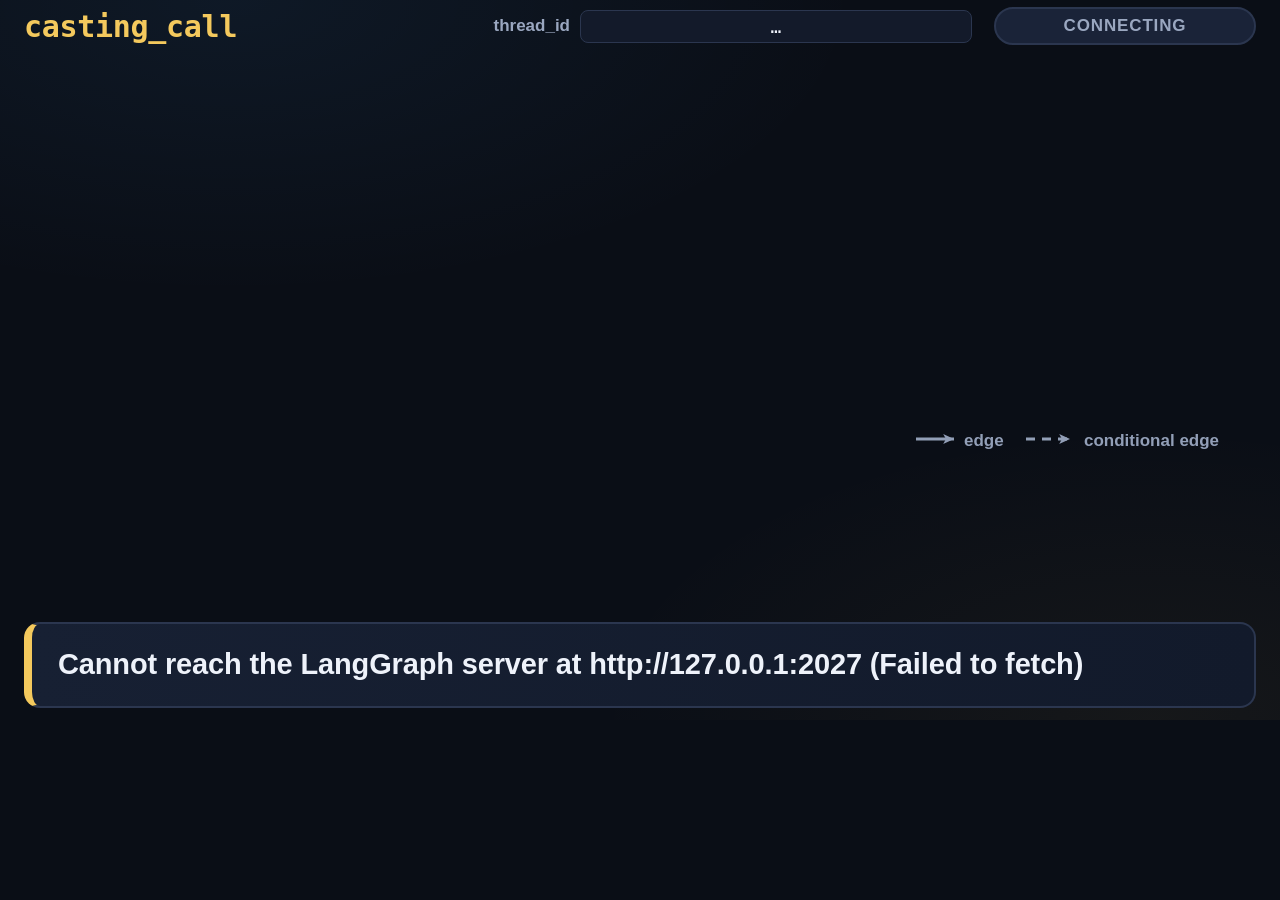
<file: docs/demo/video-source/viz/live_graph.html>
<!doctype html>
<html lang="en">
<head>
<meta charset="utf-8">
<title>live graph</title>
<meta name="viewport" content="width=1280">
<link rel="stylesheet" href="viz.css">
<style>
  #hdr { position: absolute; left: 24px; right: 24px; top: 0; height: 52px; display: flex; align-items: center; gap: 22px; }
  .brand { display: flex; align-items: baseline; gap: 14px; min-width: 0; }
  #gid { font-family: var(--mono); font-size: 30px; font-weight: 800; color: var(--gold); letter-spacing: -0.01em; }
  #gsub { font-size: 18px; color: var(--muted); white-space: nowrap; overflow: hidden; text-overflow: ellipsis; max-width: 330px; }
  .thread { display: flex; align-items: center; gap: 10px; margin-left: auto; font-size: 17px; color: var(--muted); }
  .thread .k { font-weight: 600; }
  #tid { font-family: var(--mono); font-size: 18px; color: var(--text); background: var(--panel); border: 1px solid var(--line); border-radius: 8px; padding: 5px 12px; min-width: 392px; text-align: center; }
  .pill { font-size: 17px; font-weight: 800; letter-spacing: .05em; padding: 7px 14px; border-radius: 999px; background: #1a2338; color: var(--muted); border: 2px solid var(--line); white-space: nowrap; width: 262px; text-align: center; }
  #tid { white-space: nowrap; }
  .pill.blue { background: #10304f; color: #bfe0ff; border-color: var(--blue); }
  .pill.green { background: #0f3128; color: #aaf5d6; border-color: var(--green); }
  .pill.amber { background: #3a2a0b; color: #ffdb97; border-color: var(--amber); animation: pp 1.2s ease-in-out infinite; }
  .pill.red { background: #3a1018; color: #ffb3bb; border-color: var(--red); }
  @keyframes pp { 50% { box-shadow: 0 0 0 6px rgba(255,185,56,.22); } }
  #g { position: absolute; left: 24px; top: 52px; width: 1232px; height: 400px; overflow: visible; }
  #legend { position: absolute; right: 26px; top: 424px; opacity: .95; }
  #strip { position: absolute; left: 24px; right: 24px; top: 462px; height: 92px; display: flex; gap: 10px; padding: 0; border-radius: 16px; }
  #strip.hi { outline: 3px solid var(--gold); outline-offset: 6px; }
  .card { position: relative; background: var(--panel); border: 2px solid var(--line); border-radius: 14px; padding: 9px 14px 8px; display: flex; flex-direction: column; justify-content: space-between; min-width: 0; overflow: hidden; transition: border-color .3s, background .3s; }
  .card.hi { outline: 3px solid var(--gold); outline-offset: 4px; }
  .ck { font-family: var(--mono); font-size: 16px; color: var(--muted); white-space: nowrap; font-weight: 600; }
  .cv { font-size: 26px; font-weight: 800; color: var(--text); white-space: nowrap; overflow: hidden; text-overflow: ellipsis; letter-spacing: -0.01em; }
  .cv.dim { color: #4b5873; font-weight: 600; }
  .ct { position: absolute; left: 12px; bottom: 8px; font-family: var(--mono); font-size: 15px; color: #1a1304; background: var(--gold); border-radius: 6px; padding: 1px 8px; font-weight: 700; line-height: 1.25; white-space: nowrap; }
  .card.tagged .cv { margin-bottom: 20px; font-size: 23px; }
  .card.tagged { justify-content: flex-start; gap: 2px; }
  .card.flash { animation: fl 0.9s ease-out; }
  @keyframes fl { 0% { border-color: var(--gold); background: #2a2410; } 100% { border-color: var(--line); background: var(--panel); } }
  #tl { position: absolute; left: 24px; top: 562px; width: 1232px; height: 54px; overflow: visible; }
  #cap { position: absolute; left: 24px; right: 24px; top: 622px; height: 86px; border-radius: 16px; background: linear-gradient(90deg, #172033, #121a2b); border: 2px solid var(--line); border-left: 8px solid var(--gold); display: flex; align-items: center; padding: 0 26px; opacity: .0; transition: opacity .25s; }
  #cap.in { opacity: 1; animation: capin .45s ease both; }
  @keyframes capin { from { transform: translateY(8px); opacity: 0; } to { transform: none; opacity: 1; } }
  #cap .ctext { font-size: 29px; font-weight: 650; line-height: 1.22; color: var(--text); letter-spacing: -0.005em; }
  #cap .ctext b { color: var(--gold); font-weight: 800; }
  body.nocaps #cap { visibility: hidden; }
  body.concept #tl, body.concept #cap { display: none; }
  #over { position: absolute; left: 0; top: 0; width: 1280px; height: 720px; pointer-events: none; }
  .co { animation: coin .5s ease both; }
  @keyframes coin { from { opacity: 0; } to { opacity: 1; } }
</style>
</head>
<body>
  <div id="hdr">
    <div class="brand"><span id="gid">graph</span></div>
    <div class="thread"><span class="k">thread_id</span><span id="tid">…</span></div>
    <div id="status" class="pill grey">CONNECTING</div>
  </div>
  <svg id="g" width="1232" height="400"></svg>
  <div id="legend"></div>
  <div id="strip"></div>
  <svg id="tl" width="1232" height="54"></svg>
  <div id="cap"><div class="ctext"></div></div>
  <div id="over"></div>
  <script type="module" src="live.js"></script>
  <script>if (new URLSearchParams(location.search).get('captions') === '0') document.body.classList.add('nocaps');</script>
</body>
</html>
</file>
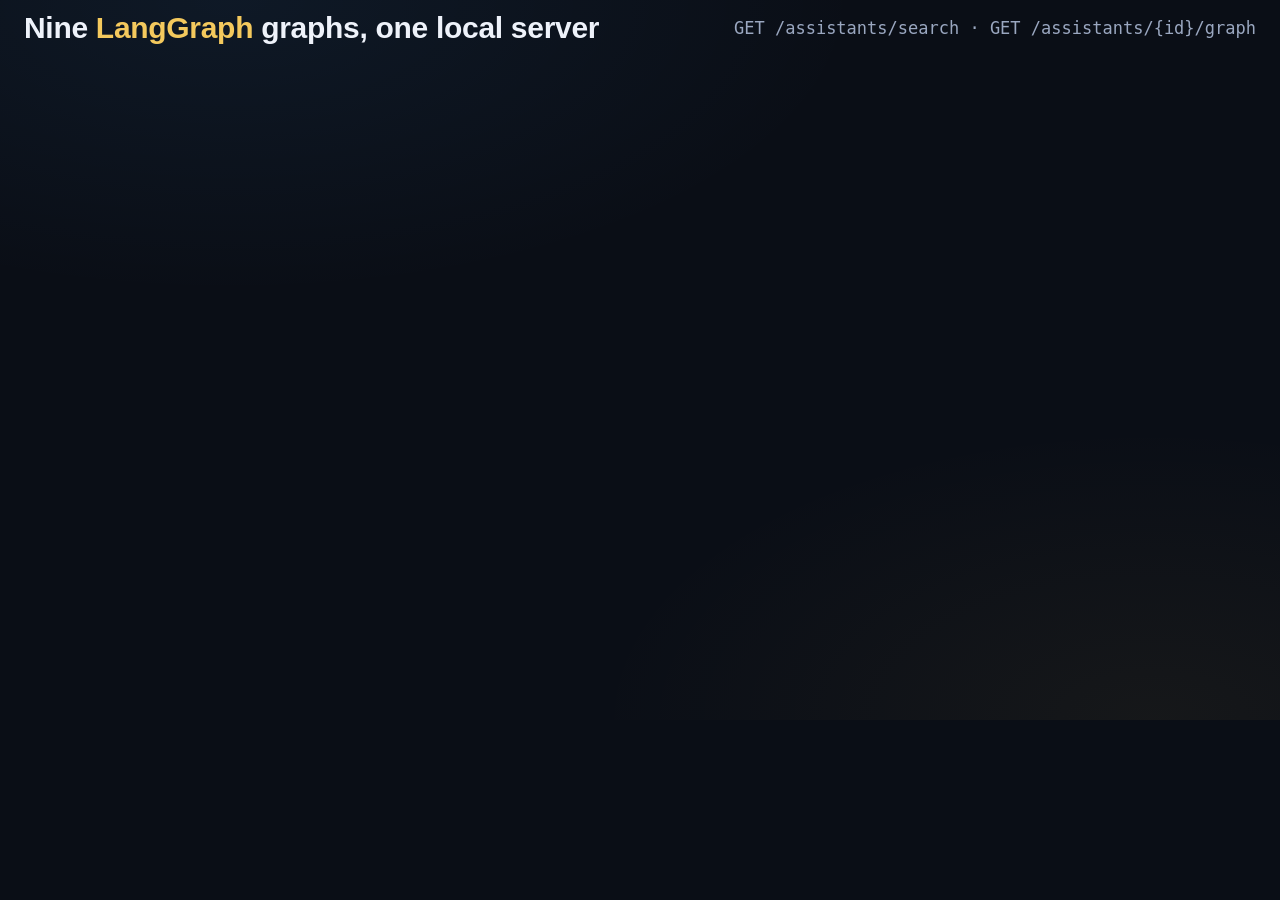
<file: docs/demo/video-source/viz/overview.html>
<!doctype html>
<html lang="en">
<head>
<meta charset="utf-8">
<title>nine graphs</title>
<meta name="viewport" content="width=1280">
<link rel="stylesheet" href="viz.css">
<style>
  #hdr { position: absolute; left: 24px; right: 24px; top: 0; height: 56px; display: flex; align-items: center; justify-content: space-between; }
  #hdr h1 { font-size: 30px; font-weight: 800; letter-spacing: -0.01em; }
  #hdr h1 b { color: var(--gold); }
  #hdr .src { font-family: var(--mono); font-size: 17px; color: var(--muted); }
  #grid { position: absolute; left: 24px; top: 60px; width: 1232px; display: grid; grid-template-columns: repeat(3, 1fr); grid-template-rows: repeat(3, 202px); gap: 12px 16px; }
  .gc { position: relative; background: linear-gradient(180deg, #151d30, #101726); border: 2px solid var(--line); border-radius: 16px; padding: 10px 14px 8px; overflow: hidden; opacity: 0; transform: translateY(14px) scale(.985); transition: opacity .5s ease, transform .5s ease, border-color .6s; }
  .gc.in { opacity: 1; transform: none; }
  .gc.lit { border-color: #3a4d73; }
  .gc .t { display: flex; align-items: baseline; justify-content: space-between; }
  .gc .id { font-family: var(--mono); font-size: 23px; font-weight: 800; color: var(--gold); }
  .gc .aid { font-family: var(--mono); font-size: 15px; color: var(--dim); }
  .gc .d { font-size: 15.5px; line-height: 1.2; color: #c3cde2; margin-top: 2px; height: 38px; overflow: hidden; display: -webkit-box; -webkit-line-clamp: 2; -webkit-box-orient: vertical; }
  .gc .f { font-family: var(--mono); font-size: 14.5px; color: #e9c46a; margin-top: 3px; white-space: nowrap; overflow: hidden; text-overflow: ellipsis; height: 19px; }
  .gc svg { position: absolute; left: 14px; bottom: 4px; width: 372px; height: 120px; overflow: visible; }
  .gc svg .node, .gc svg .edge, .gc svg .group-box { transition: opacity .45s ease; }
  .gc svg.pre .node, .gc svg.pre .edge, .gc svg.pre .group-box { opacity: 0; }
  #foot { position: absolute; left: 24px; right: 24px; bottom: 6px; text-align: center; font-size: 16px; color: var(--dim); display: none; }
</style>
</head>
<body>
  <div id="hdr"><h1>Nine <b>LangGraph</b> graphs, one local server</h1><div class="src">GET /assistants/search · GET /assistants/{id}/graph</div></div>
  <div id="grid"></div>
  <script type="module" src="overview.js"></script>
</body>
</html>
</file>
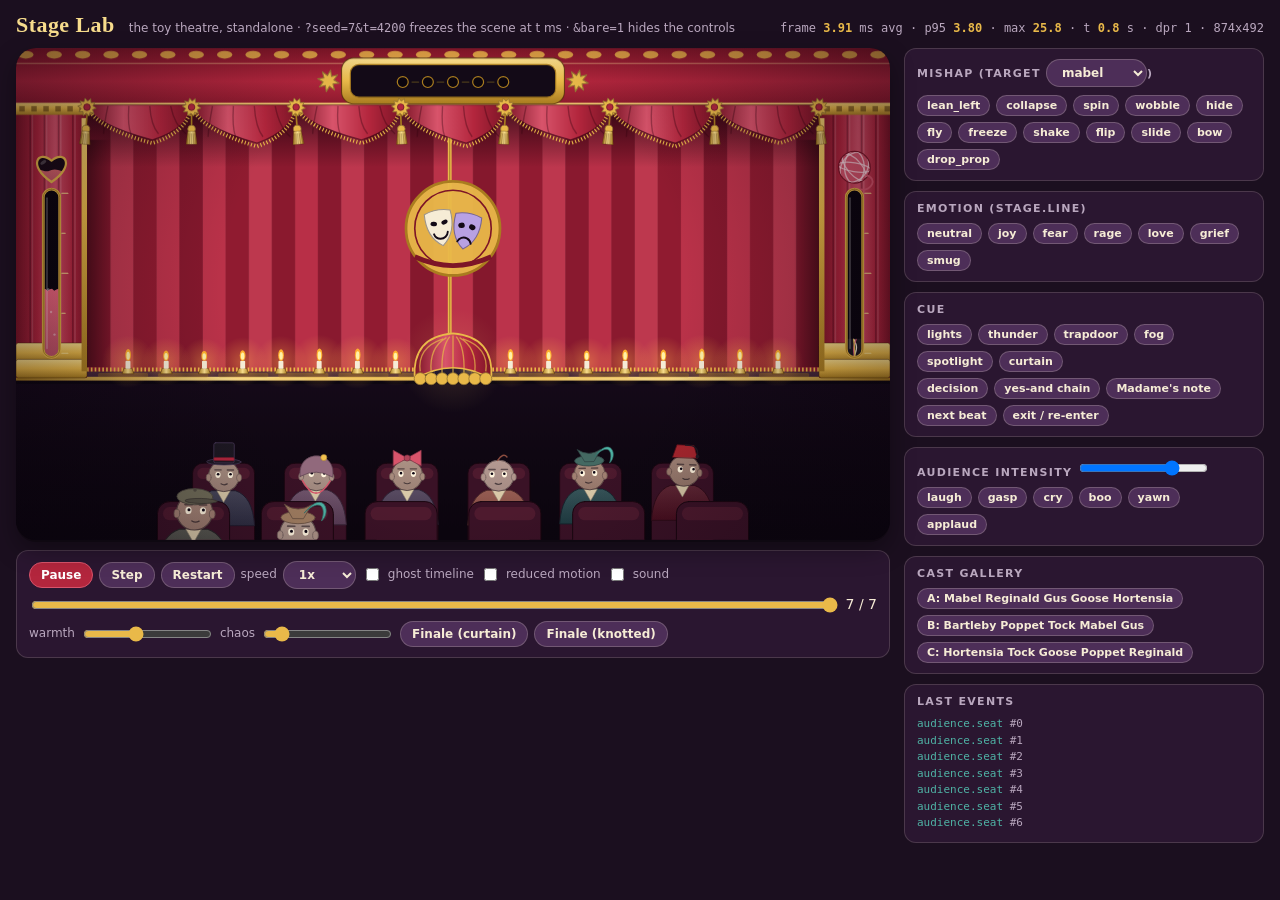
<file: src/tragedy/server/static/stage-lab.html>
<!doctype html>
<html lang="en">
<head>
<meta charset="utf-8">
<meta name="viewport" content="width=device-width, initial-scale=1">
<title>Stage Lab: Probably a Tragedy</title>
<link rel="stylesheet" href="css/tokens.css">
<link rel="stylesheet" href="css/stage.css">
</head>
<body class="stage-lab">
<div class="lab-wrap">
  <div class="lab-head">
    <h1>Stage Lab</h1>
    <span class="sub">the toy theatre, standalone &middot; <code>?seed=7&amp;t=4200</code> freezes the scene at t ms &middot; <code>&amp;bare=1</code> hides the controls</span>
    <span class="lab-stats" id="stats">&nbsp;</span>
  </div>

  <div class="lab-main">
    <div class="lab-stage">
      <div class="stage-frame" id="frame"><canvas class="stage-canvas" id="stage" aria-label="The theatre"></canvas></div>
      <div class="lab-panel" style="margin-top:10px">
        <div class="lab-row">
          <button id="play" class="pri">Play</button>
          <button id="step">Step</button>
          <button id="restart">Restart</button>
          <label>speed <select id="speed"><option value="0">skip</option><option value="0.5">0.5x</option><option value="1" selected>1x</option><option value="2">2x</option><option value="4">4x</option></select></label>
          <label><input type="checkbox" id="ghost"> ghost timeline</label>
          <label><input type="checkbox" id="rm"> reduced motion</label>
          <label><input type="checkbox" id="snd"> sound</label>
        </div>
        <div class="lab-row">
          <input type="range" id="seek" class="lab-seek" min="0" max="1" value="0" step="1">
          <span id="seekLbl" class="sub">0 / 0</span>
        </div>
        <div class="lab-row">
          <label>warmth <input type="range" id="warm" min="0" max="100" value="40"></label>
          <label>chaos <input type="range" id="chaos" min="0" max="100" value="10"></label>
          <button id="finale">Finale (curtain)</button>
          <button id="knot">Finale (knotted)</button>
        </div>
      </div>
    </div>

    <div class="lab-side">
      <div class="lab-panel"><h2>Mishap (target <select id="who"></select>)</h2><div class="lab-row" id="mishaps"></div></div>
      <div class="lab-panel"><h2>Emotion (stage.line)</h2><div class="lab-row" id="emotions"></div></div>
      <div class="lab-panel"><h2>Cue</h2><div class="lab-row" id="cues"></div><div class="lab-row"><button id="decision" class="mini">decision</button><button id="chain" class="mini">yes-and chain</button><button id="direct" class="mini">Madame's note</button><button id="beat" class="mini">next beat</button><button id="exit" class="mini">exit / re-enter</button></div></div>
      <div class="lab-panel"><h2>Audience <label>intensity <input type="range" id="inten" min="0.2" max="1" step="0.05" value="0.8"></label></h2><div class="lab-row" id="reacts"></div></div>
      <div class="lab-panel"><h2>Cast gallery</h2><div class="lab-row" id="casts"></div></div>
      <div class="lab-panel"><h2>Last events</h2><div class="lab-log" id="elog"></div></div>
    </div>
  </div>
</div>
<div class="lab-toast" id="toast"></div>
<script type="module" src="js/stage/lab.js"></script>
</body>
</html>
</file>
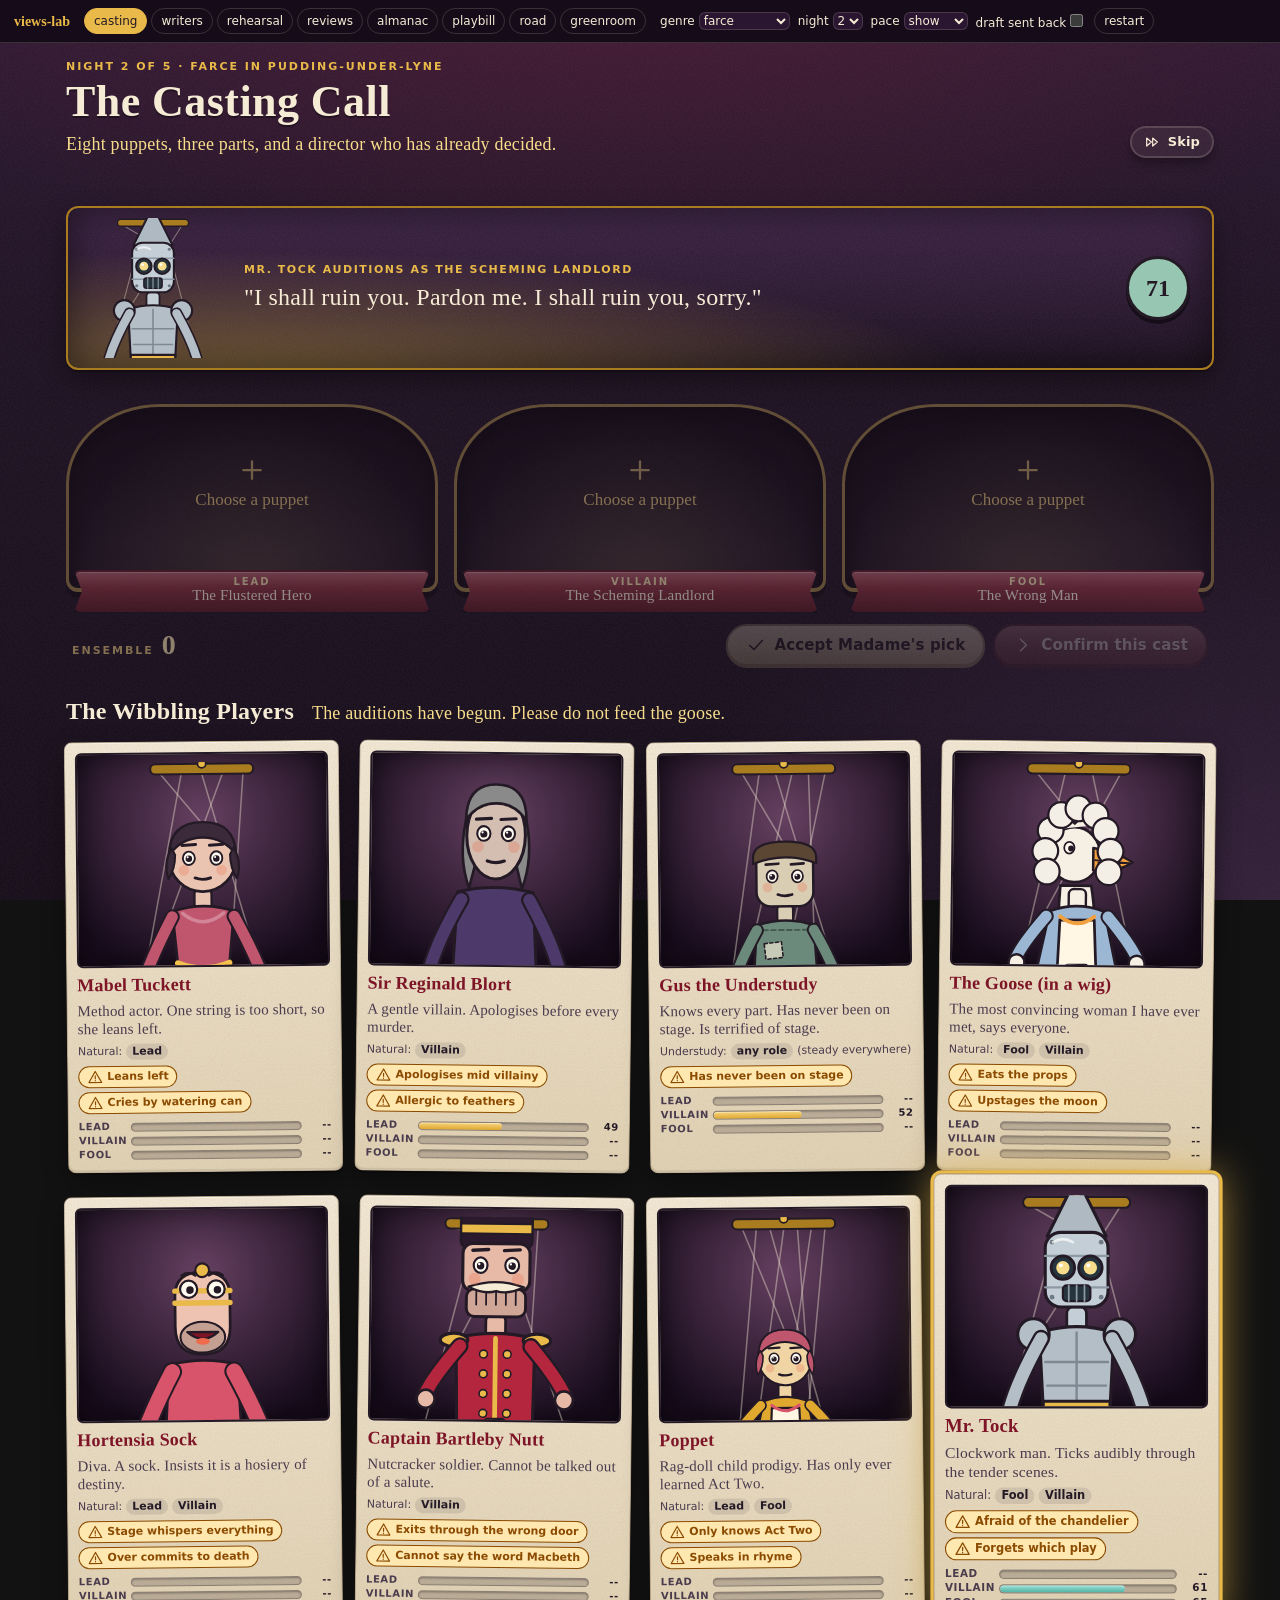
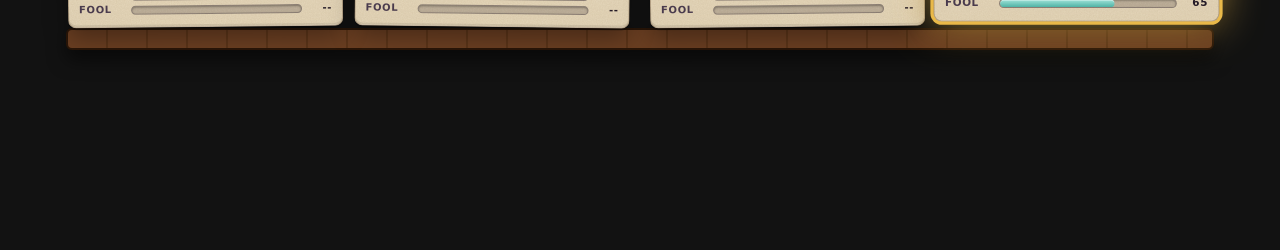
<file: src/tragedy/server/static/views-lab.html>
<!doctype html>
<html lang="en">
<head>
  <meta charset="utf-8">
  <meta name="viewport" content="width=device-width, initial-scale=1">
  <title>views-lab: Probably a Tragedy</title>
  <link rel="stylesheet" href="./css/tokens.css">
  <link rel="stylesheet" href="./css/views.css">
  <style>
    /* Lab-only chrome. Shell-Core's base.css/components.css are layered on top automatically if they exist (?shell=0 to skip). */
    html { color-scheme: dark; }
    body { margin: 0; background: radial-gradient(ellipse at 50% -10%, var(--plum-700), var(--plum-900) 55%, var(--plum-950)); color: var(--fg); font-family: var(--font-ui); min-height: 100vh; }
    #lab-bar { position: sticky; top: 0; z-index: 50; display: flex; flex-wrap: wrap; gap: 10px 14px; align-items: center; padding: 8px 14px; background: rgba(19,10,23,.92); border-bottom: 1px solid var(--line); backdrop-filter: blur(6px); font-size: 12px; }
    #lab-bar strong { color: var(--gold); font-family: var(--font-display); font-size: 14px; }
    .lab-nav { display: flex; flex-wrap: wrap; gap: 4px; }
    .lab-nav button, .lab-opts button { font: inherit; padding: 3px 9px; border-radius: 99px; border: 1px solid var(--line); background: transparent; color: var(--cream); cursor: pointer; }
    .lab-nav button.on { background: var(--gold); color: var(--ink); border-color: var(--gold); }
    .lab-opts { display: flex; flex-wrap: wrap; gap: 8px; align-items: center; }
    .lab-opts select { margin-left: 4px; background: var(--plum-800); color: var(--cream); border: 1px solid var(--line); border-radius: 6px; font: inherit; }
    #lab-log { margin: 0; font: 11px/1.3 var(--font-mono); color: var(--muted); max-width: 40ch; white-space: pre; overflow: hidden; }
    @media (max-width: 700px) {
      #lab-bar { position: static; gap: 4px 8px; padding: 6px 10px; font-size: 11px; } #lab-log { display: none; }
      .lab-nav button, .lab-opts button { padding: 2px 7px; }
      #lab-root.view { padding: 12px 12px 80px; }
    }
    .stage-main { padding: 0; }
    #lab-root.view { max-width: 1180px; margin: 0 auto; padding: 18px 16px 80px; }
  </style>
</head>
<body>
  <div id="lab-bar"></div>
  <main class="stage-main"><div class="view" id="lab-root"></div></main>
  <script type="module">
    import { boot } from './js/views/_lab/lab.js';
    boot();
  </script>
</body>
</html>
</file>
<file: docs/demo/video-source/viz/viz.css>
/* Shared theme for the LangGraph visual pages (1280x720 CSS px viewport). Offline, no external assets. */
:root {
  --bg: #0a0e16;
  --bg2: #0f1522;
  --panel: #131a2a;
  --panel2: #19223a;
  --line: #2b364f;
  --text: #eef2fa;
  --muted: #9aa7c0;
  --dim: #66748f;
  --blue: #4aa8ff;
  --green: #3fe0a0;
  --amber: #ffb938;
  --gold: #f4c95d;
  --red: #ff6b7a;
  --grey: #5c6a86;
  --sans: -apple-system, "SF Pro Display", "SF Pro Text", "Helvetica Neue", Helvetica, Arial, sans-serif;
  --mono: ui-monospace, "SF Mono", Menlo, Consolas, monospace;
}
* { box-sizing: border-box; margin: 0; padding: 0; }
html, body { width: 1280px; height: 720px; overflow: hidden; background: var(--bg); color: var(--text); font-family: var(--sans); -webkit-font-smoothing: antialiased; }
body { position: relative; background:
  radial-gradient(900px 420px at 18% 0%, rgba(74,168,255,0.07), transparent 70%),
  radial-gradient(800px 420px at 90% 100%, rgba(244,201,93,0.05), transparent 70%),
  var(--bg); }
svg text { font-family: var(--sans); }
.mono { font-family: var(--mono); }
</file>
<file: src/tragedy/server/static/css/tokens.css>
/* Design tokens: the toy-theatre palette. A theatre is dark; paper cards are the light surfaces. */
:root {
  --plum-950: #130a17; --plum-900: #1b0f1f; --plum-800: #2a1630; --plum-700: #3a2142; --plum-600: #4d2e58; --plum-500: #6a4575;
  --crimson: #b3263d; --crimson-dk: #7d1527; --crimson-lt: #d8546b;
  --gold: #e9b949; --gold-lt: #f7dc8c; --gold-dk: #a97c1f;
  --cream: #f6ecd6; --paper: #efe0c2; --paper-dk: #d9c49a; --ink: #241a26; --ink-soft: #4a3b4d;
  --teal: #4fb3a5; --mustard: #e0a82e; --lilac: #b8a1e3; --coral: #ee6c4d; --sky: #7fb7e6; --leaf: #7bb661;
  --ok: var(--leaf); --warn: var(--mustard); --bad: var(--coral);
  --bg: var(--plum-900); --fg: var(--cream); --muted: #b9a7be; --line: rgba(246, 236, 214, 0.16);
  --font-display: ui-serif, "Iowan Old Style", "Palatino Linotype", Palatino, Georgia, serif;
  --font-ui: ui-rounded, "SF Pro Rounded", "Avenir Next Rounded", "Avenir Next", system-ui, sans-serif;
  --font-hand: "Bradley Hand", "Segoe Script", "Marker Felt", "Comic Sans MS", cursive;
  --font-mono: ui-monospace, "SF Mono", Menlo, Consolas, monospace;
  --r-1: 6px; --r-2: 12px; --r-3: 20px;
  --sp-1: 4px; --sp-2: 8px; --sp-3: 12px; --sp-4: 16px; --sp-5: 24px; --sp-6: 32px; --sp-7: 48px;
  --shadow-card: 0 2px 0 rgba(0,0,0,.25), 0 10px 24px rgba(0,0,0,.35);
  --ease-spring: cubic-bezier(.34, 1.56, .64, 1);
}
@media (prefers-reduced-motion: reduce) { :root { --motion: 0; } }
</file>
<file: src/tragedy/server/static/css/stage.css>
/* The theatre canvas frame, plus the stage-lab dev page. Tokens come from tokens.css. */

.stage-frame {
  position: relative;
  width: 100%;
  aspect-ratio: 16 / 9;
  background: #0b050e;
  border-radius: var(--r-3, 20px);
  overflow: hidden;
  box-shadow: var(--shadow-card, 0 10px 24px rgba(0, 0, 0, .35));
  isolation: isolate;
}
.stage-frame > canvas.stage-canvas,
canvas.stage-canvas {
  display: block;
  width: 100%;
  height: 100%;
  touch-action: manipulation;
  user-select: none;
  -webkit-user-select: none;
  outline: none;
}
.stage-frame > canvas.stage-canvas { position: absolute; inset: 0; }

/* ---- stage-lab ------------------------------------------------------------------------------------------------------- */
body.stage-lab {
  margin: 0;
  background: var(--bg, #1b0f1f);
  color: var(--fg, #f6ecd6);
  font: 14px/1.4 var(--font-ui, system-ui, sans-serif);
}
.lab-wrap { max-width: 1280px; margin: 0 auto; padding: var(--sp-3, 12px) var(--sp-4, 16px) var(--sp-6, 32px); }
.lab-head { display: flex; align-items: baseline; gap: 14px; flex-wrap: wrap; margin-bottom: 10px; }
.lab-head h1 { font: 700 22px var(--font-display, serif); margin: 0; color: var(--gold-lt, #f7dc8c); letter-spacing: .02em; }
.lab-head .sub { color: var(--muted, #b9a7be); font-size: 12px; }
.lab-stats { margin-left: auto; font: 12px var(--font-mono, monospace); color: var(--muted, #b9a7be); }
.lab-stats b { color: var(--gold, #e9b949); font-weight: 600; }
.lab-main { display: grid; grid-template-columns: minmax(0, 1fr); gap: 14px; }
@media (min-width: 1100px) { .lab-main { grid-template-columns: minmax(0, 1fr) 360px; align-items: start; } }

.lab-panel { background: var(--plum-800, #2a1630); border: 1px solid var(--line, rgba(246,236,214,.16)); border-radius: var(--r-2, 12px); padding: 10px 12px; margin-bottom: 10px; }
.lab-panel h2 { margin: 0 0 8px; font: 700 11px var(--font-ui, system-ui); letter-spacing: .12em; text-transform: uppercase; color: var(--muted, #b9a7be); }
.lab-row { display: flex; flex-wrap: wrap; gap: 6px; align-items: center; margin-bottom: 6px; }
.lab-row:last-child { margin-bottom: 0; }
.lab-row label { display: inline-flex; align-items: center; gap: 6px; color: var(--muted, #b9a7be); font-size: 12px; }
.lab-row input[type=range] { accent-color: var(--gold, #e9b949); }
.lab-seek { flex: 1 1 260px; min-width: 120px; }
.lab-wrap button, .lab-wrap select {
  font: 600 12px var(--font-ui, system-ui);
  color: var(--cream, #f6ecd6);
  background: var(--plum-600, #4d2e58);
  border: 1px solid rgba(246, 236, 214, .22);
  border-radius: 999px;
  padding: 5px 11px;
  cursor: pointer;
}
.lab-wrap button:hover { background: var(--plum-500, #6a4575); }
.lab-wrap button:active { transform: translateY(1px); }
.lab-wrap button.on { background: var(--gold-dk, #a97c1f); border-color: var(--gold, #e9b949); color: #fff; }
.lab-wrap button.pri { background: var(--crimson, #b3263d); border-color: var(--crimson-lt, #d8546b); }
.lab-wrap button.mini { padding: 3px 9px; font-size: 11px; }
.lab-log { font: 11px/1.5 var(--font-mono, monospace); color: var(--muted, #b9a7be); max-height: 150px; overflow: auto; white-space: pre; }
.lab-log .k { color: var(--teal, #4fb3a5); }
.lab-toast { position: fixed; left: 50%; bottom: 18px; transform: translateX(-50%); background: var(--gold, #e9b949); color: var(--ink, #241a26); padding: 6px 14px; border-radius: 999px; font: 700 12px var(--font-ui, system-ui); opacity: 0; transition: opacity .25s; pointer-events: none; z-index: 9; }
.lab-toast.show { opacity: 1; }
body.stage-lab.bare .lab-head, body.stage-lab.bare .lab-panel, body.stage-lab.bare .lab-side, body.stage-lab.bare .lab-toast { display: none; }
body.stage-lab.bare .lab-wrap { padding: 0; max-width: none; }
body.stage-lab.bare .lab-main { grid-template-columns: minmax(0, 1fr); }
body.stage-lab.bare .stage-frame { border-radius: 0; }
</file>
<file: src/tragedy/server/static/css/views.css>
/* views.css: the eight flow screens (casting, writers, rehearsal, reviews, almanac, playbill, road, greenroom).
   Owner: Shell-Views. Prefixes: v- shared, pp- puppets, cc- casting, wr- writers, rh- rehearsal, rv- reviews, al- almanac,
   pb- playbill, rd- road, gr- greenroom. Palette lives in tokens.css; Shell-Core's base.css/components.css are optional extras. */

/* ================================================================== shared */
.v-view { --pp-string: rgba(246, 236, 214, .5); position: relative; display: flex; flex-direction: column; gap: var(--sp-5); isolation: isolate; font-family: var(--font-ui); color: var(--fg); }
.v-view *, .v-view *::before, .v-view *::after { box-sizing: border-box; }
.v-view [hidden] { display: none !important; }
.v-head { display: flex; align-items: flex-end; gap: var(--sp-4); flex-wrap: wrap; margin: 0; }
.v-head-text { flex: 1 1 320px; min-width: 0; }
.v-head-slot { display: flex; gap: 8px; align-items: center; }
.v-kicker { font: 700 11px/1 var(--font-ui); letter-spacing: .18em; text-transform: uppercase; color: var(--gold); margin-bottom: 8px; }
.v-title { font-family: var(--font-display); font-size: clamp(30px, 5vw, 46px); line-height: 1.02; color: var(--cream); margin: 0; text-shadow: 0 2px 0 var(--crimson-dk), 0 8px 22px rgba(0, 0, 0, .5); }
.v-sub { font-family: var(--font-hand); font-size: 19px; color: var(--gold-lt); margin: 8px 0 0; max-width: 62ch; }
.v-main { display: flex; flex-direction: column; gap: var(--sp-5); min-width: 0; }
.v-foot { display: flex; flex-wrap: wrap; gap: var(--sp-3); align-items: center; justify-content: flex-end; padding-top: var(--sp-2); }
.v-foot.empty { display: none; }
.v-foot .v-grow { margin-right: auto; }

.v-paper {
  position: relative; color: var(--ink); border-radius: 8px; border: 1px solid rgba(70, 45, 20, .3);
  background-color: var(--paper);
  background-image: var(--paper-grain, none), linear-gradient(180deg, rgba(255, 255, 255, .4), rgba(0, 0, 0, .05));
  box-shadow: inset 0 1px 0 rgba(255, 255, 255, .55), inset 0 -2px 0 rgba(0, 0, 0, .08), var(--shadow-card);
}
.v-paper .kicker, .v-paper .v-kicker { color: var(--crimson); }
.v-paper .muted { color: var(--ink-soft); opacity: .85; }

/* fallback buttons: zero specificity so Shell-Core's .btn/.btn-gold... always win when its CSS is present */
:where(.v-btn) { display: inline-flex; align-items: center; justify-content: center; gap: 8px; padding: 9px 18px; min-height: 40px; border-radius: 999px; border: 2px solid var(--ink); font: 700 15px/1.1 var(--font-ui); cursor: pointer; background: var(--paper); color: var(--ink); box-shadow: 0 3px 0 var(--ink), 0 9px 14px rgba(0, 0, 0, .35); transition: transform .16s var(--ease-spring), box-shadow .16s; }
:where(.v-btn):hover { transform: translateY(-2px); }
:where(.v-btn):active { transform: translateY(3px); box-shadow: none; }
:where(.v-btn):disabled { opacity: .5; cursor: not-allowed; transform: none; }
:where(.v-btn-gold) { background: linear-gradient(var(--gold-lt), var(--gold)); border-color: var(--gold-dk); }
:where(.v-btn-primary) { background: linear-gradient(var(--crimson-lt), var(--crimson)); color: var(--cream); border-color: var(--crimson-dk); }
:where(.v-btn-ghost) { background: rgba(246, 236, 214, .06); color: var(--cream); border-color: var(--line); box-shadow: none; }
:where(.v-btn-sm) { min-height: 32px; padding: 5px 12px; font-size: 13px; }
:where(.v-view .icon) { width: 1.15em; height: 1.15em; fill: none; stroke: currentColor; stroke-width: 1.8; stroke-linecap: round; stroke-linejoin: round; flex: none; vertical-align: middle; }

.v-tag { display: inline-flex; align-items: center; gap: 4px; padding: 2px 8px; border-radius: 99px; font: 700 11px/1.35 var(--font-ui); border: 1.5px solid currentColor; background: rgba(255, 255, 255, .5); white-space: nowrap; max-width: 100%; }
.v-tag .icon { width: 12px; height: 12px; }
.v-tag-warn { color: #8a4b00; background: #ffe7b0; }
.v-tag-ok { color: #2a6a3a; background: #dff0d2; }
.v-tag-plain { color: var(--ink-soft); }
.v-tag-gold { color: var(--gold-dk); background: #fbecc0; }
.v-tag-crimson { color: var(--crimson-dk); background: #fbdde2; }
.v-tag-plum { color: var(--plum-600); background: #ead9f0; }
.v-tag-sky { color: #1f5f8b; background: #d7ebfa; }

.v-error { padding: var(--sp-5); max-width: 520px; margin: var(--sp-5) auto; text-align: center; display: flex; flex-direction: column; gap: 10px; align-items: center; }

.v-skip[disabled] { opacity: .35; }

/* little keyframes shared by several screens */
@keyframes v-pop { 0% { transform: scale(.5) rotate(-8deg); opacity: 0; } 60% { transform: scale(1.12) rotate(2deg); opacity: 1; } 100% { transform: none; } }
@keyframes v-shake { 0%, 100% { transform: none; } 20% { transform: translateX(-7px) rotate(-.6deg); } 40% { transform: translateX(6px) rotate(.5deg); } 60% { transform: translateX(-4px); } 80% { transform: translateX(3px); } }
@keyframes v-flash-ok { 0% { box-shadow: 0 0 0 0 rgba(233, 185, 73, .9); } 100% { box-shadow: 0 0 0 22px rgba(233, 185, 73, 0); } }
@keyframes v-bob { 50% { transform: translateY(-5px); } }
@keyframes v-sway { 0%, 100% { transform: rotate(-1.6deg); } 50% { transform: rotate(1.6deg); } }
@keyframes v-spin { to { transform: rotate(360deg); } }
@keyframes v-flicker { 0%, 100% { transform: scale(1, 1) rotate(-1deg); opacity: 1; } 30% { transform: scale(.92, 1.08) rotate(2deg); opacity: .9; } 60% { transform: scale(1.06, .95) rotate(-2deg); } }
.shake { animation: v-shake .5s; }
.flash-ok { animation: v-flash-ok .7s ease-out; }
.v-spark { width: 9px; height: 9px; border-radius: 50%; background: radial-gradient(circle at 35% 30%, #fff6c8, var(--gold) 60%, var(--gold-dk)); box-shadow: 0 0 6px var(--gold); }
body.v-is-dragging { cursor: grabbing; user-select: none; }
.v-ghost-drag { opacity: .92; filter: drop-shadow(0 18px 18px rgba(0, 0, 0, .5)); transition: none !important; }
.v-dragging { opacity: .35; }

/* ---------------------------------------------------------------- puppets (SVG art from _kit/art.js) */
.pp { display: block; width: 100%; height: 100%; overflow: visible; transform-origin: 50% 4%; }
.pp .pp-jaw { transform-box: fill-box; transform-origin: 50% 0; }
.pp-talk .pp-jaw { animation: pp-flap .28s ease-in-out infinite alternate; }
@keyframes pp-flap { to { transform: scaleY(.45) translateY(1px); } }
.pp-sway { animation: v-sway 3.6s ease-in-out infinite; }
.pp-bust, .pp-head { overflow: hidden; }

/* ================================================================== CASTING */
.cc-podium { position: relative; }
.cc-spot {
  display: grid; grid-template-columns: 150px 1fr auto; align-items: center; gap: var(--sp-4); min-height: 160px; padding: 10px 22px 10px 10px; overflow: hidden;
  background-color: var(--plum-800); background-image: var(--velvet-grain, none), radial-gradient(ellipse at 14% 120%, rgba(233, 185, 73, .5), transparent 55%), linear-gradient(180deg, var(--plum-700), var(--plum-900));
  color: var(--cream); border: 2px solid var(--gold-dk); border-radius: 12px; box-shadow: inset 0 0 40px rgba(0, 0, 0, .55), var(--shadow-card);
}
.cc-spot-light { position: absolute; left: 10px; top: -20px; width: 190px; height: 190px; background: conic-gradient(from 180deg at 50% 0, transparent 150deg, rgba(255, 238, 180, .22) 170deg 190deg, transparent 210deg); pointer-events: none; }
.cc-spot-puppet { position: relative; width: 140px; height: 140px; justify-self: center; }
.cc-spot-talk { position: relative; min-width: 0; }
.cc-spot-role { font: 700 11px/1.2 var(--font-ui); letter-spacing: .14em; text-transform: uppercase; color: var(--gold); margin-bottom: 6px; }
.cc-spot-line { margin: 0; font-size: clamp(18px, 2.4vw, 24px); line-height: 1.25; color: var(--cream); min-height: 1.3em; }
.cc-spot-score { width: 64px; height: 64px; border-radius: 50%; display: grid; place-items: center; font: 800 24px/1 var(--font-display); color: var(--ink); background: var(--paper); border: 3px solid var(--ink); box-shadow: 0 4px 0 rgba(0, 0, 0, .5); }
.cc-spot-score:empty { visibility: hidden; }
[data-tier="great"] { --tier: var(--leaf); } [data-tier="good"] { --tier: var(--teal); } [data-tier="meh"] { --tier: var(--mustard); } [data-tier="poor"] { --tier: var(--coral); } [data-tier="none"] { --tier: var(--paper-dk); }
.cc-spot-score[data-tier] { background: color-mix(in srgb, var(--tier) 55%, var(--paper)); }

.cc-scroll { display: grid; grid-template-columns: 150px 1fr; gap: var(--sp-4); align-items: center; padding: 8px 16px 8px 4px; border-radius: 12px; border: 2px solid var(--gold-dk); background: linear-gradient(180deg, var(--plum-700), var(--plum-900)); box-shadow: inset 0 0 40px rgba(0, 0, 0, .5), var(--shadow-card); }
.cc-madame-pic { width: 140px; height: 140px; justify-self: center; }
.cc-scroll-paper { position: relative; padding: 14px 22px 14px; color: var(--ink); background-color: var(--paper); background-image: var(--paper-grain, none); border-radius: 6px; box-shadow: 0 6px 14px rgba(0, 0, 0, .4); }
.cc-scroll-paper::before, .cc-scroll-paper::after { content: ''; position: absolute; left: -10px; right: -10px; height: 12px; border-radius: 8px; background: linear-gradient(180deg, #e0c58e, #b99a5a); border: 1px solid rgba(70, 45, 20, .5); box-shadow: 0 2px 3px rgba(0, 0, 0, .35); }
.cc-scroll-paper::before { top: -7px; } .cc-scroll-paper::after { bottom: -7px; }
.cc-scroll-head { font-size: 20px; color: var(--crimson-dk); margin-bottom: 4px; }
.cc-scroll-text { margin: 0 0 8px; font-size: 19px; line-height: 1.3; min-height: 2.6em; }
.cc-scroll-picks { display: flex; flex-wrap: wrap; gap: 6px; }
.cc-pick { padding: 3px 10px; border-radius: 99px; background: #fbecc0; border: 1.5px solid var(--gold-dk); font-weight: 700; font-size: 13px; }
.cc-pick small { color: var(--crimson); font-weight: 800; letter-spacing: .08em; text-transform: uppercase; font-size: 10px; }

/* the three doorways */
.cc-slots-wrap { position: sticky; top: calc(var(--hud-h, 58px) + 14px); z-index: 12; padding: 10px 12px 8px; margin: 0 -12px; border-radius: 16px; transition: background .3s; }
.cc-slots-wrap.holding, .choosing .cc-slots-wrap { background: linear-gradient(180deg, rgba(27, 15, 31, .98) 82%, rgba(27, 15, 31, .9)); backdrop-filter: blur(6px); box-shadow: 0 12px 26px rgba(0, 0, 0, .45); border: 1px solid var(--line); }
.cc-slots-wrap.is-idle { opacity: .55; filter: saturate(.6); }
.cc-slots { display: grid; grid-template-columns: repeat(3, 1fr); gap: var(--sp-4); }
.cc-slot { position: relative; cursor: pointer; outline-offset: 4px; transition: transform .2s var(--ease-spring); }
.cc-slot:hover { transform: translateY(-3px); }
.cc-slot-arch {
  position: relative; height: 188px; overflow: hidden; border: 3px solid var(--gold-dk); border-bottom-width: 4px;
  border-radius: 94px 94px 12px 12px / 80px 80px 12px 12px; display: grid; place-items: center;
  background-image: radial-gradient(ellipse at 50% 100%, rgba(233, 185, 73, .22), transparent 70%), linear-gradient(180deg, #14091a, var(--plum-800));
  box-shadow: inset 0 0 30px rgba(0, 0, 0, .7), 0 6px 0 rgba(0, 0, 0, .35);
  transition: border-color .2s, box-shadow .2s;
}
.cc-slot.active .cc-slot-arch, .cc-slots-wrap.holding .cc-slot .cc-slot-arch { border-color: var(--gold-lt); border-style: dashed; box-shadow: inset 0 0 30px rgba(0, 0, 0, .7), 0 0 0 4px rgba(233, 185, 73, .3), 0 0 30px rgba(233, 185, 73, .5); }
.cc-slot.drop-over .cc-slot-arch { border-style: solid; background-color: rgba(233, 185, 73, .2); transform: scale(1.02); }
.cc-slot.filled .cc-slot-arch { border-style: solid; }
.cc-slot-empty { display: flex; flex-direction: column; align-items: center; gap: 6px; padding: 0 12px 30px; color: var(--gold); font: 400 17px/1.1 var(--font-hand); text-align: center; }
.cc-slot-empty .icon { width: 30px; height: 30px; opacity: .8; }
.cc-slot.filled .cc-slot-empty { display: none; }
.cc-slot-occ { position: absolute; inset: 0; display: flex; flex-direction: column; align-items: center; justify-content: flex-end; gap: 2px; padding: 10px 8px 34px; }
.cc-occ-face { width: 96px; height: 96px; margin-bottom: 2px; filter: drop-shadow(0 6px 4px rgba(0, 0, 0, .5)); }
.cc-occ-name { font-size: 15px; line-height: 1.1; text-align: center; color: var(--cream); max-width: 100%; }
.cc-occ-score { position: absolute; top: 20px; right: 10px; width: 54px; height: 54px; border-radius: 50%; display: grid; place-items: center; align-content: center; color: var(--ink); background: color-mix(in srgb, var(--tier, var(--paper-dk)) 60%, var(--paper)); border: 3px solid var(--ink); box-shadow: 0 3px 0 rgba(0, 0, 0, .5); transform: rotate(8deg); }
.cc-occ-score b { font: 800 20px/1 var(--font-display); }
.cc-occ-score small { font: 700 7px/1 var(--font-ui); text-transform: uppercase; letter-spacing: .04em; }
.cc-slot-x { position: absolute; top: 6px; left: calc(50% - 54px); width: 24px; height: 24px; border-radius: 50%; border: 2px solid var(--ink); background: var(--cream); color: var(--ink); padding: 0; display: none; place-items: center; z-index: 2; }
.cc-slot.filled .cc-slot-x { display: grid; }
.cc-slot-x .icon { width: 12px; height: 12px; }
.cc-slot-x:hover { background: var(--coral); color: #fff; }
.cc-slot-hint { position: absolute; top: 46%; left: 50%; translate: -50% -50%; rotate: -4deg; z-index: 3; min-width: 56px; text-align: center; padding: 4px 12px; border-radius: 99px; font: 800 16px/1.2 var(--font-ui); color: var(--ink); background: color-mix(in srgb, var(--tier, var(--paper-dk)) 75%, var(--paper)); border: 2.5px solid var(--ink); box-shadow: 0 3px 0 rgba(0, 0, 0, .5); display: none; white-space: nowrap; }
.cc-slot-hint[data-show="1"] { display: block; animation: v-pop .35s var(--ease-spring) both; }
.cc-slot-ribbon { position: relative; margin: -22px 8px 0; z-index: 3; display: flex; flex-direction: column; align-items: center; padding: 5px 10px 6px; color: var(--cream); text-align: center; background: linear-gradient(180deg, var(--crimson-lt), var(--crimson) 40%, var(--crimson-dk)); border: 2px solid var(--crimson-dk); border-radius: 6px; box-shadow: 0 4px 0 rgba(0, 0, 0, .4), inset 0 1px 0 rgba(255, 255, 255, .3); clip-path: polygon(0 0, 100% 0, calc(100% - 8px) 50%, 100% 100%, 0 100%, 8px 50%); padding-inline: 16px; }
.cc-slot-short { font: 800 10px/1 var(--font-ui); letter-spacing: .2em; text-transform: uppercase; color: var(--gold-lt); }
.cc-slot-label { font-size: 15px; line-height: 1.15; }
.cc-slots-foot { display: flex; align-items: center; flex-wrap: wrap; gap: 10px 18px; margin-top: 12px; padding: 0 6px; }
.cc-actions { display: flex; flex-wrap: wrap; gap: 8px; margin-left: auto; align-items: center; }
.cc-ensemble { display: inline-flex; align-items: baseline; gap: 8px; }
.cc-ens-n { font: 800 28px/1 var(--font-display); color: var(--gold-lt); font-variant-numeric: tabular-nums; }
.cc-ens-vs { font-size: 12px; }
.cc-verdict { margin: 0; flex: 1 1 240px; font-size: 18px; color: var(--cream); }
.cc-verdict[data-mood="appalled"] { color: #ffb09c; } .cc-verdict[data-mood="delighted"] { color: var(--gold-lt); } .cc-verdict[data-mood="doubtful"] { color: #f6d682; }
.cc-slots-wrap.locked .cc-slot { pointer-events: none; }

/* the bench */
.cc-benchwrap { position: relative; }
.cc-bench-top { display: flex; align-items: baseline; flex-wrap: wrap; gap: 8px 18px; margin-bottom: 14px; }
.cc-bench-top h2 { font-size: 24px; color: var(--cream); }
.cc-state { margin: 0; color: var(--gold-lt); font-size: 18px; }
.cc-bench { display: grid; grid-template-columns: repeat(auto-fill, minmax(min(100%, 230px), 1fr)); gap: var(--sp-5) var(--sp-4); padding-bottom: 6px; }
.cc-plank { height: 22px; margin-top: -6px; border-radius: 6px; background: repeating-linear-gradient(90deg, #6b3f22 0 38px, #5c3519 38px 40px), linear-gradient(180deg, #7a4a2a, #4f2d16); border: 2px solid #2a1608; box-shadow: 0 10px 18px rgba(0, 0, 0, .5); }
.cc-card {
  --pal: #8a5a7a; position: relative; display: flex; flex-direction: column; gap: 6px; padding: 10px 10px 12px; cursor: pointer; text-align: left;
  transition: transform .3s var(--ease-spring), box-shadow .25s; user-select: none; -webkit-user-select: none;
}
.cc-card:nth-child(odd) { transform: rotate(-.6deg); } .cc-card:nth-child(even) { transform: rotate(.7deg); }
.cc-card:hover { transform: translateY(-4px) rotate(0); }
.cc-card.performing { transform: translateY(-14px) scale(1.04) rotate(0); z-index: 3; box-shadow: 0 0 0 3px var(--gold), 0 0 40px rgba(233, 185, 73, .7), var(--shadow-card); }
.cc-card.held { transform: translateY(-10px) scale(1.03) rotate(0); z-index: 3; box-shadow: 0 0 0 4px var(--gold), 0 0 30px rgba(233, 185, 73, .7), var(--shadow-card); }
.cc-card.seated { filter: saturate(.8); }
.cc-card.seated .cc-portrait { box-shadow: inset 0 0 0 3px var(--gold-dk), inset 0 0 28px rgba(0, 0, 0, .5); }
.cc-card:focus-visible { outline: 3px solid var(--gold); outline-offset: 3px; }
.cc-portrait { position: relative; aspect-ratio: 1 / .85; border-radius: 6px; overflow: hidden; background: radial-gradient(circle at 50% 30%, color-mix(in srgb, var(--pal) 55%, #3a2142), #170c1c 85%); border: 2px solid var(--ink); box-shadow: inset 0 0 28px rgba(0, 0, 0, .55); }
.cc-face { position: absolute; inset: 4% 12% 0; }
.cc-seat { position: absolute; left: 6px; top: 6px; padding: 2px 8px; border-radius: 4px; background: var(--crimson); color: var(--cream); font: 800 10px/1.4 var(--font-ui); letter-spacing: .12em; text-transform: uppercase; border: 1.5px solid var(--cream); transform: rotate(-5deg); animation: v-pop .4s var(--ease-spring); }
.cc-ribbon { position: absolute; z-index: 4; right: -8px; top: 12px; padding: 3px 10px 3px 14px; background: linear-gradient(180deg, var(--gold-lt), var(--gold)); color: var(--ink); font: 800 11px/1.3 var(--font-ui); letter-spacing: .05em; border: 2px solid var(--gold-dk); border-right: 0; box-shadow: 0 3px 0 rgba(0, 0, 0, .3); clip-path: polygon(0 0, 100% 0, 100% 100%, 0 100%, 8px 50%); }
.cc-name { font-size: 18px; line-height: 1.1; color: var(--crimson-dk); margin-top: 2px; }
.cc-blurb { margin: 0; font-size: 15px; line-height: 1.2; color: var(--ink-soft); display: -webkit-box; -webkit-line-clamp: 2; -webkit-box-orient: vertical; overflow: hidden; min-height: 2.4em; }
.cc-fits { font-size: 11px; color: var(--ink-soft); display: flex; gap: 4px; flex-wrap: wrap; align-items: center; }
.cc-fits b { padding: 0 6px; background: rgba(36, 26, 38, .1); border-radius: 99px; color: var(--ink); }
.cc-flaws { display: flex; flex-wrap: wrap; gap: 4px; min-height: 22px; }
.cc-bars { display: grid; gap: 4px; margin-top: 2px; }
.cc-bar { display: grid; grid-template-columns: 46px 1fr 24px; gap: 6px; align-items: center; font: 800 10px/1 var(--font-ui); letter-spacing: .06em; text-transform: uppercase; color: var(--ink-soft); }
.cc-track { height: 9px; border-radius: 9px; background: rgba(36, 26, 38, .2); box-shadow: inset 0 1px 2px rgba(0, 0, 0, .3); overflow: hidden; border: 1px solid rgba(36, 26, 38, .3); }
.cc-track i { display: block; height: 100%; width: 0; border-radius: 9px; background: var(--paper-dk); transition: width .7s var(--ease-spring); box-shadow: inset 0 1px 0 rgba(255, 255, 255, .45); }
.cc-track i.t-great { background: linear-gradient(180deg, #b5e29a, var(--leaf)); } .cc-track i.t-good { background: linear-gradient(180deg, #9fe1d7, var(--teal)); } .cc-track i.t-meh { background: linear-gradient(180deg, #f6d682, var(--mustard)); } .cc-track i.t-poor { background: linear-gradient(180deg, #ff9a86, var(--coral)); }
.cc-bn { text-align: right; font-variant-numeric: tabular-nums; color: var(--ink); }
.cc-bar.best .cc-bl::after { content: '\2605'; color: var(--gold-dk); margin-left: 2px; }
.cc-bar.best .cc-bn { color: var(--crimson-dk); }

@media (max-width: 760px) {
  .cc-spot { grid-template-columns: 96px 1fr auto; padding-right: 12px; }
  .cc-spot-puppet, .cc-madame-pic { width: 92px; height: 100px; }
  .cc-scroll { grid-template-columns: 70px 1fr; gap: 8px; padding: 6px 10px 6px 2px; } .cc-madame-pic { width: 68px; height: 80px; }
  .cc-scroll-paper { padding: 10px 14px; } .cc-scroll-head { font-size: 16px; } .cc-scroll-text { font-size: 16px; min-height: 0; margin-bottom: 6px; } .cc-pick { font-size: 11px; padding: 2px 8px; }
  .cc-slots-wrap { margin: 0 -8px; padding: 8px 8px 6px; }
  .cc-slots { gap: 8px; }
  .cc-slot-arch { height: 134px; border-radius: 60px 60px 10px 10px / 52px 52px 10px 10px; }
  .cc-occ-face { width: 62px; height: 62px; }
  .cc-occ-name { font-size: 12px; }
  .cc-occ-fit { display: none; }
  .cc-slot-occ { padding-bottom: 28px; }
  .cc-occ-score { width: 38px; height: 38px; top: 12px; right: 4px; }
  .cc-occ-score b { font-size: 14px; } .cc-occ-score small { display: none; }
  .cc-slot-label { font-size: 11px; } .cc-slot-ribbon { margin: -20px 2px 0; padding-inline: 12px; }
  .cc-slot-x { left: 4px; top: 4px; }
  .cc-slot-hint { font-size: 12px; padding: 2px 7px; min-width: 40px; }
  .cc-slot-empty { font-size: 13px; padding-bottom: 22px; } .cc-slot-empty .icon { width: 22px; height: 22px; }
  .cc-bench { grid-template-columns: repeat(2, 1fr); gap: 14px 10px; }
  .cc-card { padding: 7px 7px 10px; } .cc-name { font-size: 15px; } .cc-blurb { font-size: 13px; } .cc-bar { grid-template-columns: 38px 1fr 22px; gap: 4px; }
  .cc-flaws .v-tag { font-size: 10px; }
  .cc-verdict { display: none; }
  .cc-slots-foot { gap: 8px; margin-top: 8px; } .cc-actions { width: 100%; margin-left: 0; justify-content: flex-end; }
  .cc-actions .btn { min-height: 36px; padding: 6px 14px; font-size: 14px; }
}

/* sticky action bar (centred, so the fixed Prompt Book button in the corner never covers it) */
.v-foot-sticky { position: sticky; bottom: 14px; z-index: 20; justify-content: center; align-self: center; width: fit-content; max-width: 100%; padding: 10px 16px; border-radius: 18px; background: rgba(27, 15, 31, .94); border: 1px solid var(--line); box-shadow: 0 14px 30px rgba(0, 0, 0, .5); backdrop-filter: blur(6px); }
.v-foot.hide { display: none; }

/* ================================================================== WRITERS' ROOM */
.wr-desks { display: grid; grid-template-columns: repeat(3, 1fr); gap: var(--sp-4); }
.wr-desk { --mood: var(--plum-500); position: relative; height: 340px; overflow: hidden; border-radius: 14px; border: 2px solid var(--gold-dk); background: radial-gradient(ellipse at 50% 12%, rgba(233, 185, 73, .22), transparent 62%), var(--velvet-grain, none), linear-gradient(180deg, var(--plum-700), var(--plum-900)); box-shadow: inset 0 0 44px rgba(0, 0, 0, .55), var(--shadow-card); }
.wr-pompous { --mood: #8c62a5; } .wr-frantic { --mood: var(--coral); } .wr-tender { --mood: var(--sky); }
.wr-desk::before { content: ''; position: absolute; left: 0; right: 0; top: 0; height: 7px; background: var(--mood); opacity: .9; }
.wr-heron { position: absolute; left: 50%; bottom: 100px; width: 154px; height: 232px; margin-left: -77px; transform-origin: 50% 100%; }
.wr-desk.scribbling .wr-heron { animation: wr-peck 1.3s ease-in-out infinite; }
.wr-frantic.scribbling .wr-heron { animation-duration: .55s; }
.wr-tender.scribbling .wr-heron { animation-duration: 2.6s; }
.wr-desk.done .wr-heron { animation: v-bob 2.8s ease-in-out infinite; }
@keyframes wr-peck { 0%, 100% { transform: rotate(-1.5deg); } 50% { transform: rotate(2.5deg) translateY(2px); } }
.wr-lamp { position: absolute; right: 18px; top: 22px; width: 18px; height: 54px; border-radius: 3px; background: linear-gradient(90deg, #f6ecd6, #cdbb93); border: 2px solid var(--ink); box-shadow: 0 0 40px 14px rgba(233, 185, 73, .25); z-index: 1; }
.wr-lamp i { position: absolute; left: 3px; top: -20px; width: 8px; height: 18px; border-radius: 50% 50% 40% 40% / 70% 70% 30% 30%; background: radial-gradient(circle at 50% 70%, #fff6c8, var(--gold) 55%, #e07a1f); transform-origin: 50% 100%; animation: v-flicker 1.2s infinite; }
.wr-top { position: absolute; left: 0; right: 0; bottom: 0; height: 124px; background: linear-gradient(180deg, #8a5a33 0 8px, #6b3f22 8px 46px, #4c2a14 46px); border-top: 3px solid #2a1608; box-shadow: 0 -10px 20px rgba(0, 0, 0, .4); z-index: 2; }
.wr-top::after { content: ''; position: absolute; inset: 8px 0 0 0; background: repeating-linear-gradient(90deg, transparent 0 46px, rgba(0, 0, 0, .18) 46px 48px); pointer-events: none; }
.wr-sheet { position: absolute; left: 12%; top: 10px; width: 100px; height: 34px; background: #f6ecd6; border: 1.5px solid rgba(36, 26, 38, .55); box-shadow: 0 3px 0 rgba(0, 0, 0, .3), 0 8px 12px rgba(0, 0, 0, .3); transform: skewX(-14deg) rotate(-2deg); z-index: 1; }
.wr-lines { position: absolute; inset: 8px 8px; background: repeating-linear-gradient(180deg, transparent 0 7px, rgba(36, 26, 38, .65) 7px 8px); clip-path: inset(0 0 0 0); }
.wr-desk.scribbling .wr-lines { animation: wr-write 3.2s steps(14) infinite; }
.wr-frantic.scribbling .wr-lines { animation-duration: 1.4s; }
@keyframes wr-write { 0% { clip-path: inset(0 100% 0 0); } 100% { clip-path: inset(0 0 0 0); } }
.wr-blot { position: absolute; right: 10px; bottom: 6px; width: 10px; height: 9px; border-radius: 50% 40% 60% 45%; background: #241a26; opacity: .8; }
.wr-quill { position: absolute; left: calc(12% + 20px); top: -42px; width: 36px; height: 62px; z-index: 3; transform-origin: 10% 95%; rotate: -8deg; pointer-events: none; }
.wr-desk.scribbling .wr-quill { animation: wr-scribble .8s ease-in-out infinite; }
.wr-frantic.scribbling .wr-quill { animation-duration: .28s; }
.wr-tender.scribbling .wr-quill { animation-duration: 1.6s; }
.wr-desk.done .wr-quill { translate: 60px 8px; rotate: 40deg; }
@keyframes wr-scribble { 0%, 100% { transform: translate(0, 0); } 25% { transform: translate(18px, -3px) rotate(4deg); } 50% { transform: translate(40px, 4px); } 75% { transform: translate(16px, -2px) rotate(-4deg); } }
.wr-ink { position: absolute; right: 12%; top: 8px; width: 30px; height: 34px; }
.wr-ink i { position: absolute; inset: 8px 0 0; border-radius: 6px 6px 10px 10px; background: linear-gradient(180deg, #3a2b4a, #14091a); border: 2px solid var(--ink); }
.wr-ink i::before { content: ''; position: absolute; left: 9px; top: -10px; width: 10px; height: 10px; border: 2px solid var(--ink); background: #5a4632; border-radius: 3px 3px 0 0; }
.wr-plate { position: absolute; left: 14px; right: 14px; bottom: 9px; z-index: 4; padding: 5px 12px 6px; border-radius: 8px; color: var(--ink); text-align: center; background: linear-gradient(135deg, #f7dc8c, #e9b949 45%, #b98a28); border: 2px solid #7a560f; box-shadow: inset 0 1px 0 rgba(255, 255, 255, .6), 0 3px 0 rgba(0, 0, 0, .35); }
.wr-name { font-size: 16px; font-weight: 700; line-height: 1.1; }
.wr-mood { display: flex; align-items: center; justify-content: center; gap: 8px; margin: 3px 0 2px; }
.wr-words { font: 700 11px/1 var(--font-ui); letter-spacing: .06em; color: var(--ink-soft); font-variant-numeric: tabular-nums; }
.wr-caption { position: absolute; left: 12px; right: 12px; top: 10px; z-index: 4; text-align: center; font-size: 16px; line-height: 1.15; color: var(--gold-lt); min-height: 1.2em; text-shadow: 0 2px 4px rgba(0, 0, 0, .7); }
.wr-note { align-self: center; padding: 8px 18px; max-width: 560px; border-radius: 4px; color: var(--ink); background: #fff2a8; transform: rotate(-1deg); box-shadow: 0 6px 14px rgba(0, 0, 0, .4); font-size: 19px; text-align: center; }

.wr-cards-head { display: flex; align-items: baseline; gap: 8px 18px; flex-wrap: wrap; margin-bottom: -6px; }
.wr-cards-head h2 { font-size: 24px; color: var(--cream); }
.wr-pickhint { margin: 0; color: var(--gold-lt); font-size: 18px; }
.wr-cards { display: grid; grid-template-columns: repeat(3, 1fr); gap: var(--sp-5) var(--sp-4); align-items: start; }
.wr-card { --mood: var(--plum-500); position: relative; display: flex; flex-direction: column; gap: 6px; padding: 18px 18px 20px; cursor: pointer; background-color: #f5e8c6; border-radius: 4px 4px 10px 10px; border-top: 6px solid var(--mood); transition: transform .35s var(--ease-spring), opacity .3s, filter .3s, box-shadow .3s; outline-offset: 4px; }
.wr-card::before { content: ''; position: absolute; top: -13px; left: 50%; margin-left: -8px; width: 16px; height: 16px; border-radius: 50%; background: radial-gradient(circle at 35% 30%, #ff9aa8, var(--crimson) 55%, var(--crimson-dk)); box-shadow: 0 3px 3px rgba(0, 0, 0, .4); z-index: 2; }
.wr-card:nth-child(1) { rotate: -.8deg; } .wr-card:nth-child(2) { rotate: .6deg; } .wr-card:nth-child(3) { rotate: -.4deg; }
.wr-card:hover { transform: translateY(-6px); }
.wr-card.lifted { transform: translateY(-16px) scale(1.025); rotate: 0deg; z-index: 3; box-shadow: 0 0 0 4px var(--gold), 0 0 44px rgba(233, 185, 73, .65), var(--shadow-card); }
.wr-card.dim { opacity: .6; filter: saturate(.7); transform: scale(.985); }
.wr-card.sealed { z-index: 3; transform: translateY(-10px) scale(1.03); rotate: 0deg; box-shadow: 0 0 0 4px var(--crimson), 0 0 50px rgba(179, 38, 61, .55), var(--shadow-card); }
.wr-card.discarded { opacity: .18; filter: grayscale(1); transform: scale(.9) translateY(24px); pointer-events: none; }
.wr-card-top { display: flex; align-items: center; justify-content: space-between; gap: 8px; flex-wrap: wrap; }
.wr-faith { display: inline-flex; align-items: center; gap: 6px; }
.wr-faith-l { font: 800 9px/1 var(--font-ui); letter-spacing: .12em; text-transform: uppercase; color: var(--crimson-dk); }
.wr-faith .stars .star { width: 18px; height: 18px; }
.wr-title { font-size: 22px; line-height: 1.1; color: var(--crimson-dk); margin: 6px 0 0; }
.wr-tagline { margin: 0 0 6px; font-size: 18px; line-height: 1.2; color: var(--ink-soft); }
.wr-beats { list-style: none; margin: 0; padding: 0; }
.wr-beat { display: grid; grid-template-columns: 76px 1fr; gap: 10px; padding: 8px 0; border-top: 1px dashed rgba(36, 26, 38, .3); animation: pop-in .45s var(--ease-spring) both; animation-delay: calc(var(--i, 0) * 90ms + 250ms); }
.wr-beat-n { display: flex; flex-direction: column; align-items: flex-start; }
.wr-beat-n b { font: 700 20px/1 var(--font-display); color: var(--crimson); }
.wr-beat-n i { font: normal 800 9px/1.3 var(--font-ui); letter-spacing: .1em; text-transform: uppercase; color: var(--ink-soft); }
.wr-logline { margin: 0 0 4px; font: 400 14.5px/1.3 var(--font-display); color: var(--ink); }
.wr-chips { display: flex; flex-wrap: wrap; gap: 4px; }
.wr-chip { font: 700 10px/1.5 var(--font-ui); padding: 0 8px; border-radius: 99px; background: rgba(36, 26, 38, .09); color: var(--ink-soft); }
.wr-seal { position: absolute; right: 12px; bottom: 6px; width: 104px; height: 104px; rotate: -8deg; z-index: 4; pointer-events: none; filter: drop-shadow(0 6px 4px rgba(0, 0, 0, .45)); }
.wr-sealbtn { max-width: 100%; }
.wr-sealbtn .btn-label { max-width: 42ch; overflow: hidden; text-overflow: ellipsis; }

.wr-fork { display: grid; grid-template-columns: 1.1fr 1fr; gap: var(--sp-5); align-items: center; padding: 22px 26px; }
.wr-fork h3 { font-size: 26px; color: var(--crimson-dk); margin: 4px 0 6px; }
.wr-fork p { margin: 0; font-size: 19px; color: var(--ink-soft); }
.wr-fork-btns { display: flex; flex-direction: column; gap: 12px; align-items: stretch; }
.wr-fork-btns .btn { justify-content: center; }
.v-paper .btn-paper { background-color: #fff4d8; }

@media (max-width: 900px) {
  .wr-desks, .wr-cards { grid-template-columns: 1fr; }
  .wr-desk { height: 290px; }
  .wr-heron { width: 126px; height: 190px; margin-left: -63px; bottom: 86px; }
  .wr-top { height: 108px; }
  .wr-plate { padding: 3px 10px 4px; } .wr-caption { font-size: 14px; top: 8px; }
  .wr-fork { grid-template-columns: 1fr; }
}

/* ================================================================== REHEARSAL */
.rh-gate { display: grid; grid-template-columns: 190px 1fr; gap: 30px; align-items: center; padding: 24px 34px; transition: padding .5s; }
.rh-candle-wrap { width: 150px; margin: 0 auto; }
.rh-candle-svg { width: 100%; height: auto; overflow: visible; }
.rh-flame, .rh-halo { opacity: 0; transition: opacity .6s; transform-box: fill-box; transform-origin: 50% 100%; }
.rh-gate.lit .rh-flame { opacity: 1; animation: v-flicker 1.1s infinite; }
.rh-gate.lit .rh-halo { opacity: 1; animation: v-bob 3s ease-in-out infinite; }
.rh-gate.dark .rh-candle-svg { filter: grayscale(.8) brightness(.8); }
.rh-gate-title { font-size: clamp(24px, 3.4vw, 34px); color: var(--crimson-dk); margin: 6px 0 8px; }
.rh-gate-text { font-size: 20px; color: var(--ink-soft); max-width: 52ch; margin: 0 0 14px; }
.rh-gate-btns { margin-bottom: 14px; }
.rh-gate-alt { display: flex; flex-wrap: wrap; gap: 10px; }
.rh-gate-alt .v-btn-ghost, .rh-gate-alt .btn-ghost { color: var(--ink); border-color: rgba(36, 26, 38, .3); background: rgba(36, 26, 38, .06); }
.rh-gate.burnt { grid-template-columns: 70px 1fr; padding: 8px 20px; gap: 16px; }
.rh-gate.burnt .rh-candle-wrap { width: 54px; }
.rh-gate.burnt .rh-gate-text, .rh-gate.burnt .rh-gate-btns, .rh-gate.burnt .rh-gate-alt { display: none; }
.rh-gate.burnt .rh-gate-title { font-size: 20px; margin: 4px 0; }

.rh-stages-head { display: flex; align-items: baseline; gap: 8px 18px; flex-wrap: wrap; margin-bottom: 12px; }
.rh-stages-head h2 { font-size: 24px; color: var(--cream); }
.rh-progress { margin: 0; color: var(--gold-lt); font-size: 18px; }
.rh-grid { display: grid; grid-template-columns: repeat(6, 1fr); gap: 16px 12px; }
.rh-stage { display: flex; flex-direction: column; gap: 6px; min-width: 0; }
.rh-frame { position: relative; aspect-ratio: 4 / 3; overflow: hidden; border-radius: 8px 8px 3px 3px; border: 3px solid #2a1608; background: #170c1c; box-shadow: 0 6px 0 rgba(0, 0, 0, .35), inset 0 0 18px rgba(0, 0, 0, .55); transition: box-shadow .4s, transform .4s var(--ease-spring); }
.rh-stage.lit .rh-frame { box-shadow: 0 6px 0 rgba(0, 0, 0, .35), 0 0 22px color-mix(in srgb, var(--dot) 55%, transparent); transform: translateY(-3px); }
.rh-wall { position: absolute; inset: 0 0 28% 0; background: linear-gradient(180deg, #24152c, #321c3a); transition: background .6s; }
.rh-stage.lit .rh-wall { background: radial-gradient(ellipse at 50% 0, color-mix(in srgb, var(--dot) 55%, #3a2142), #2a1630 80%); }
.rh-floor { position: absolute; left: 0; right: 0; bottom: 0; height: 28%; background: repeating-linear-gradient(90deg, #6b3f22 0 14px, #5c3519 14px 16px); box-shadow: inset 0 8px 10px rgba(0, 0, 0, .4); }
.rh-cur { position: absolute; top: 0; bottom: 0; width: 52%; z-index: 3; background: repeating-linear-gradient(90deg, #8f1b30 0 7px, #b3263d 7px 14px, #a1202f 14px 21px); box-shadow: inset 0 -14px 16px rgba(0, 0, 0, .4); transition: transform .9s var(--ease-spring); }
.rh-cur-l { left: 0; border-right: 2px solid rgba(0, 0, 0, .35); } .rh-cur-r { right: 0; border-left: 2px solid rgba(0, 0, 0, .35); }
.rh-stage.lit .rh-cur-l { transform: translateX(-88%); } .rh-stage.lit .rh-cur-r { transform: translateX(88%); }
.rh-valance { position: absolute; top: 0; left: 0; right: 0; height: 15%; z-index: 4; background: radial-gradient(circle at 8px 0, var(--crimson) 7px, var(--gold-dk) 7px 8.5px, transparent 9px) 0 0 / 16px 100% repeat-x, linear-gradient(180deg, var(--crimson-dk), var(--crimson)); border-bottom: 2px solid var(--gold-dk); }
.rh-figs { position: absolute; left: 22%; right: 22%; bottom: 14%; z-index: 2; display: flex; justify-content: space-around; align-items: flex-end; opacity: 0; transition: opacity .4s .35s; }
.rh-stage.lit .rh-figs { opacity: 1; }
.rh-fig svg { display: block; width: 18px; height: 30px; }
.rh-figs.tumble .rh-fig:first-child { animation: rh-tumble 1.2s var(--ease-spring) .5s both; transform-origin: 50% 100%; }
.rh-figs.cheer .rh-fig { animation: v-bob .7s ease-in-out infinite; } .rh-figs.cheer .rh-fig + .rh-fig { animation-delay: .25s; }
@keyframes rh-tumble { 0% { transform: none; } 60% { transform: rotate(78deg) translateX(4px); } 100% { transform: rotate(86deg) translate(4px, 2px); } }
.rh-dot { position: absolute; left: 50%; top: 24%; width: 36px; height: 36px; margin-left: -18px; z-index: 5; display: none; place-items: center; border-radius: 50%; background: var(--dot, var(--gold)); border: 3px solid var(--ink); box-shadow: 0 3px 0 rgba(0, 0, 0, .45); font: 800 14px/1 var(--font-display); color: var(--ink); }
.rh-stage.lit .rh-dot { display: grid; }
.rh-num { position: absolute; left: 6px; bottom: 3px; z-index: 5; font: 800 10px/1 var(--font-ui); color: rgba(246, 236, 214, .55); }
.rh-cap { font: 400 14px/1.15 var(--font-hand); color: var(--gold-lt); min-height: 2.3em; display: -webkit-box; -webkit-line-clamp: 2; -webkit-box-orient: vertical; overflow: hidden; }
.rh-stage:not(.lit) .rh-cap { color: rgba(246, 236, 214, .25); }
.rh-stage:not(.lit) .rh-cap::before { content: 'waiting in the wings'; }
.rh-flash .rh-frame { animation: v-flash-ok .7s ease-out; }

.rh-results { display: flex; flex-direction: column; gap: var(--sp-5); }
.rh-res-top { display: grid; grid-template-columns: 1.55fr 1fr; gap: var(--sp-5); }
.rh-hist, .rh-mean, .rh-riskbox { padding: 20px 24px 22px; }
.rh-hist h3, .rh-riskbox h3 { font-size: 24px; color: var(--crimson-dk); margin: 4px 0 14px; }
.rh-plot { position: relative; padding-top: 10px; }
.rh-hist-cols { display: grid; grid-template-columns: repeat(5, 1fr); align-items: end; gap: 10px; min-height: 290px; padding-bottom: 0; border-bottom: 3px solid var(--ink); }
.rh-col { display: flex; flex-direction: column; align-items: center; justify-content: flex-end; gap: 6px; position: relative; padding-bottom: 0; }
.rh-count { font: 800 18px/1 var(--font-display); color: var(--ink-soft); }
.rh-stack { display: flex; flex-direction: column-reverse; align-items: center; gap: 3px; min-height: 4px; padding-bottom: 6px; }
.rh-pip { width: 22px; height: 22px; border-radius: 50%; background: var(--c); border: 2.5px solid var(--ink); box-shadow: 0 2px 0 rgba(0, 0, 0, .35); opacity: 0; }
.rh-results.go .rh-pip { opacity: 1; animation: rh-drop .6s var(--ease-spring) var(--d) both; }
@keyframes rh-drop { 0% { transform: translateY(-260px) scale(.7); opacity: 0; } 55% { opacity: 1; } 100% { transform: none; opacity: 1; } }
.rh-axis { position: absolute; top: calc(100% + 6px); font: 800 14px/1 var(--font-display); color: var(--ink); display: flex; flex-direction: column; align-items: center; }
.rh-axis span { font: 700 9px/1.2 var(--font-ui); letter-spacing: .12em; text-transform: uppercase; color: var(--ink-soft); }
.rh-plot { padding-bottom: 38px; }
.rh-mean-flag { position: absolute; left: var(--x); top: 6px; bottom: 38px; border-left: 3px dashed var(--crimson); opacity: .85; pointer-events: none; }
.rh-mean-flag span { position: absolute; top: -4px; left: 6px; white-space: nowrap; padding: 2px 8px; font: 800 11px/1.3 var(--font-ui); background: var(--crimson); color: var(--cream); border-radius: 4px; }

.rh-mean { display: flex; flex-direction: column; gap: 8px; }
.rh-mean-row { display: flex; align-items: center; gap: 14px; flex-wrap: wrap; }
.rh-mean-n { font-size: clamp(54px, 8vw, 84px); line-height: 1; color: var(--crimson); font-variant-numeric: tabular-nums; text-shadow: 0 3px 0 rgba(0, 0, 0, .15); }
.rh-mean[data-mood="grim"] .rh-mean-n { color: var(--ink-soft); } .rh-mean[data-mood="glowing"] .rh-mean-n { color: #a97c1f; }
.rh-mean .stars { margin-top: 4px; }
.rh-verdict { display: grid; grid-template-columns: 84px 1fr; gap: 10px; align-items: center; margin-top: 6px; }
.rh-madame { width: 84px; height: 92px; }
.rh-verdict-text { position: relative; margin: 0; padding: 10px 14px; background: #fff7dd; border: 2px solid var(--ink); border-radius: 14px; font-size: 18px; line-height: 1.25; box-shadow: 0 3px 0 rgba(0, 0, 0, .2); min-height: 3.4em; }
.rh-verdict-text::before { content: ''; position: absolute; left: -9px; top: 22px; width: 14px; height: 14px; background: #fff7dd; border-left: 2px solid var(--ink); border-bottom: 2px solid var(--ink); transform: rotate(45deg); }

.rh-risks { list-style: none; margin: 0; padding: 0; display: grid; gap: 12px; }
.rh-risk-t { display: flex; justify-content: space-between; gap: 12px; font: 600 15px/1.25 var(--font-ui); margin-bottom: 4px; }
.rh-risk-t b { font-variant-numeric: tabular-nums; color: var(--crimson-dk); }
.rh-risk-track { height: 14px; border-radius: 14px; background: rgba(36, 26, 38, .16); border: 1px solid rgba(36, 26, 38, .35); overflow: hidden; box-shadow: inset 0 2px 3px rgba(0, 0, 0, .25); }
.rh-risk-track i { display: block; height: 100%; width: 0; border-radius: 14px; background: linear-gradient(180deg, #f6d682, var(--mustard)); transition: width 1s var(--ease-spring) calc(var(--i, 0) * 130ms + 400ms); }
.rh-risk-track i[data-heat="hot"] { background: linear-gradient(180deg, #ff9a86, var(--coral)); } .rh-risk-track i[data-heat="cool"] { background: linear-gradient(180deg, #9fe1d7, var(--teal)); }
.rh-results.go .rh-risk-track i { width: var(--w); }
.rh-norisk { margin: 0; font-size: 19px; color: var(--ink-soft); }

@media (max-width: 1000px) { .rh-grid { grid-template-columns: repeat(4, 1fr); } .rh-res-top { grid-template-columns: 1fr; } }
@media (max-width: 640px) {
  .rh-gate { grid-template-columns: 1fr; padding: 18px; text-align: center; gap: 8px; }
  .rh-candle-wrap { width: 100px; } .rh-gate-alt { justify-content: center; }
  .rh-gate.burnt { grid-template-columns: 50px 1fr; text-align: left; }
  .rh-grid { grid-template-columns: repeat(3, 1fr); gap: 12px 8px; }
  .rh-dot { width: 28px; height: 28px; margin-left: -14px; font-size: 12px; border-width: 2px; }
  .rh-cap { font-size: 12px; }
  .rh-hist, .rh-mean, .rh-riskbox { padding: 14px 14px 16px; }
  .rh-pip { width: 15px; height: 15px; } .rh-hist-cols { min-height: 220px; gap: 4px; }
  .rh-verdict { grid-template-columns: 64px 1fr; } .rh-madame { width: 64px; height: 70px; }
}

/* ================================================================== REVIEWS */
.rv-wire { position: relative; padding-top: 80px; }
.rv-scene { position: absolute; left: 0; right: 0; top: 0; height: 216px; border-radius: 16px; overflow: hidden; border: 2px solid var(--gold-dk); background: radial-gradient(ellipse at 80% 110%, rgba(255, 255, 255, .25), transparent 60%), linear-gradient(180deg, var(--sky-top, #6a4575), var(--sky-bot, #f09a6b)); box-shadow: inset 0 -30px 50px rgba(0, 0, 0, .25), var(--shadow-card); }
.rv-sun { position: absolute; right: 7%; top: 18px; width: 54px; height: 54px; border-radius: 50%; background: radial-gradient(circle at 40% 35%, #fff6c8, #ffd98a 60%, #f09a6b); box-shadow: 0 0 40px 10px rgba(255, 217, 138, .45); opacity: .85; }
.rv-pole { position: absolute; top: 22px; bottom: 0; width: 14px; background: linear-gradient(90deg, #7a4a2a, #5c3519 60%, #3d2210); border: 2px solid #2a1608; }
.rv-pole-l { left: 6px; } .rv-pole-r { right: 6px; }
.rv-pole i { position: absolute; left: -22px; width: 54px; height: 8px; background: #5c3519; border: 2px solid #2a1608; border-radius: 3px; }
.rv-pole i:nth-child(1) { top: 10px; } .rv-pole i:nth-child(2) { top: 40px; width: 40px; left: -15px; }
.rv-wire-svg { position: absolute; left: 0; top: 80px; width: 100%; height: 120px; overflow: visible; pointer-events: none; z-index: 1; }
.rv-slots { position: relative; z-index: 2; display: grid; grid-template-columns: repeat(5, 1fr); gap: 0 12px; padding: 0 8px; }
.rv-slot { position: relative; padding-top: 126px; min-width: 0; }
.rv-bird { position: absolute; left: 50%; top: var(--wy); width: 98px; height: 102px; margin-left: -49px; translate: 0 -93%; z-index: 3; visibility: hidden; filter: drop-shadow(0 4px 3px rgba(0, 0, 0, .35)); }
.rv-slot.landed .rv-bird { visibility: visible; }
.rv-bird.flying .pg-wing { animation: rv-flap .13s ease-in-out infinite alternate; transform-box: fill-box; transform-origin: 20% 80%; }
@keyframes rv-flap { from { transform: rotate(18deg) scaleY(1.1); } to { transform: rotate(-40deg) scaleY(.7); } }
.rv-bird.perched svg { animation: rv-peck 4.5s ease-in-out infinite; transform-origin: 50% 100%; }
@keyframes rv-peck { 0%, 86%, 100% { transform: none; } 90% { transform: rotate(5deg) translateY(1px); } 94% { transform: rotate(-3deg); } }
.rv-string { position: absolute; left: 50%; top: calc(var(--wy) + 2px); height: calc(128px - var(--wy)); border-left: 2px dashed rgba(246, 236, 214, .55); opacity: 0; transition: opacity .4s .5s; z-index: 1; }
.rv-slot.landed .rv-string { opacity: 1; }
.rv-card { position: relative; margin: 0; padding: 18px 14px 12px; min-height: 130px; display: flex; flex-direction: column; gap: 6px; z-index: 2; }
.rv-card[data-tone="love"] { background-color: #fff1c4; } .rv-card[data-tone="ouch"] { background-color: #f3d4cf; }
.rv-card.swing { animation: rv-swing 6s ease-in-out infinite; transform-origin: 50% 0; }
.rv-slot:nth-child(even) .rv-card.swing { animation-delay: -2.5s; }
@keyframes rv-swing { 0%, 100% { transform: rotate(-1.1deg); } 50% { transform: rotate(1.1deg); } }
.rv-pin { position: absolute; top: -12px; left: 50%; margin-left: -6px; width: 12px; height: 26px; border-radius: 3px; background: linear-gradient(90deg, #d8a86a, #a97c1f); border: 1.5px solid var(--ink); box-shadow: 0 3px 3px rgba(0, 0, 0, .3); }
.rv-who { display: flex; flex-direction: column; gap: 1px; line-height: 1.15; }
.rv-who b { font-size: 15px; color: var(--crimson-dk); }
.rv-who span { font: 700 10px/1.3 var(--font-ui); letter-spacing: .1em; text-transform: uppercase; color: var(--ink-soft); }
.rv-quote { margin: 0; font: italic 400 15px/1.3 var(--font-display); color: var(--ink); flex: 1; }
.rv-stars { display: flex; align-items: center; gap: 8px; }
.rv-num { font: 800 14px/1 var(--font-display); color: var(--crimson-dk); }
.rv-perch { margin: 4px 0 -4px; text-align: center; color: var(--gold-lt); font-size: 18px; }

/* the front page */
.rv-front { display: flex; justify-content: center; perspective: 1400px; }
.rv-paper { width: min(900px, 100%); padding: 20px 34px 26px; color: #1f1a1c; background: var(--paper-grain, none), radial-gradient(circle at 50% 0, #f4ecd6, #e5dabb 70%); background-color: #eadfc2; border: 1px solid rgba(70, 45, 20, .45); box-shadow: 0 2px 0 rgba(255, 255, 255, .5) inset, 0 20px 40px rgba(0, 0, 0, .55), 0 0 0 6px rgba(0, 0, 0, .12); position: relative; }
.rv-paper::after { content: ''; position: absolute; inset: 0; pointer-events: none; background: radial-gradient(rgba(36, 26, 38, .08) 1px, transparent 1.4px) 0 0 / 5px 5px; mix-blend-mode: multiply; opacity: .5; }
.rv-mast-top { display: flex; justify-content: space-between; gap: 8px; font: 700 10px/1 var(--font-ui); letter-spacing: .16em; text-transform: uppercase; color: #4a3b4d; border-bottom: 1px solid #1f1a1c; padding-bottom: 6px; }
.rv-mast-name { text-align: center; font: 900 clamp(32px, 7.2vw, 74px)/1.05 var(--font-display); letter-spacing: .02em; margin: 8px 0 2px; text-shadow: 2px 2px 0 rgba(179, 38, 61, .35); }
.rv-mast-rule { height: 6px; border-top: 3px solid #1f1a1c; border-bottom: 1px solid #1f1a1c; }
.rv-dateline { text-align: center; font: 700 11px/1 var(--font-ui); letter-spacing: .18em; text-transform: uppercase; padding: 7px 0; border-bottom: 3px double #1f1a1c; }
.rv-headline { text-align: center; text-transform: uppercase; font: 800 clamp(24px, 4.4vw, 46px)/1.05 var(--font-display); margin: 16px 0 6px; min-height: 2.1em; letter-spacing: .005em; text-wrap: balance; }
.rv-caret { display: inline-block; width: .5ch; height: .9em; margin-left: 2px; background: var(--crimson); vertical-align: -0.08em; animation: rv-caret .7s steps(1) infinite; }
@keyframes rv-caret { 50% { opacity: 0; } }
.rv-byline { text-align: center; margin: 0 0 14px; font-size: 18px; color: #4a3b4d; }
.rv-cols { display: grid; grid-template-columns: 1fr 1.25fr; gap: 0; border-top: 1px solid #1f1a1c; }
.rv-col { padding: 14px 18px; }
.rv-col + .rv-col { border-left: 1px solid #1f1a1c; }
.rv-kick { font: 800 10px/1 var(--font-ui); letter-spacing: .18em; text-transform: uppercase; color: var(--crimson-dk); margin-bottom: 8px; }
.rv-total-stars { min-height: 38px; }
.rv-total-row { display: flex; align-items: baseline; gap: 8px; }
.rv-total-n { font-size: 66px; line-height: 1; color: var(--crimson); font-variant-numeric: tabular-nums; }
.rv-total-row span { font: 700 14px/1 var(--font-ui); letter-spacing: .1em; text-transform: uppercase; color: #4a3b4d; }
.rv-funds { margin-top: 12px; padding-top: 10px; border-top: 1px dashed rgba(31, 26, 28, .5); }
.rv-funds-row { display: flex; align-items: center; gap: 10px; min-height: 34px; }
.rv-coins { display: flex; padding-left: 8px; }
.rv-coin { width: 24px; height: 24px; margin-left: -8px; border-radius: 50%; background: radial-gradient(circle at 35% 30%, #fff1b0, var(--gold) 55%, var(--gold-dk)); border: 2px solid var(--ink); box-shadow: 0 2px 0 rgba(0, 0, 0, .3); animation: v-pop .45s var(--ease-spring) both; animation-delay: calc(var(--i, 0) * 100ms + 500ms); }
.rv-funds-n { font-size: 34px; color: #2f6b3d; }
.rv-funds-row span { font: 700 12px/1 var(--font-ui); letter-spacing: .1em; text-transform: uppercase; color: #4a3b4d; }
.rv-ladder-n { font-size: 34px; line-height: 1; margin-bottom: 10px; } .rv-ladder-n b { color: var(--crimson); font-variant-numeric: tabular-nums; } .rv-ladder-n span { font: 700 13px var(--font-ui); letter-spacing: .1em; text-transform: uppercase; color: #4a3b4d; }
.rv-ladder { position: relative; margin: 0 6px 12px 0; }
.rv-ladder-track { position: relative; height: 30px; border-radius: 15px; overflow: hidden; background: rgba(36, 26, 38, .16); border: 2.5px solid #1f1a1c; box-shadow: inset 0 2px 4px rgba(0, 0, 0, .25); }
.rv-seg { position: absolute; top: 0; bottom: 0; width: 0; background: linear-gradient(180deg, #9fe1d7, var(--teal)); border-right: 2px solid #1f1a1c; transition: width 1.1s var(--ease-spring) .3s; display: block; }
.rv-seg:nth-child(odd) { background: linear-gradient(180deg, #c8eaa8, var(--leaf)); }
.rv-seg span { position: absolute; left: 6px; top: 50%; translate: 0 -50%; font: 800 10px/1 var(--font-ui); color: #1f1a1c; }
.rv-seg-now { background: linear-gradient(180deg, var(--gold-lt), var(--gold) 55%, var(--gold-dk)) !important; box-shadow: 0 0 16px rgba(233, 185, 73, .9); border-right: 0; transition-delay: .9s; }
.rv-tally.go .rv-seg { width: var(--w); }
.rv-flag { position: absolute; top: -6px; bottom: -6px; width: 0; border-left: 3px dashed var(--crimson); translate: 1px 0; }
.rv-flag span { position: absolute; top: -16px; right: -4px; white-space: nowrap; font: 800 11px/1 var(--font-ui); color: var(--crimson-dk); }
.rv-need { display: flex; flex-wrap: wrap; gap: 6px; margin-bottom: 6px; }
.rv-quip { margin: 0; font-size: 19px; line-height: 1.2; color: #3a2b3d; }
.rv-paper .v-tag { background: rgba(255, 255, 255, .55); }

@media (max-width: 960px) {
  .rv-scene { height: 0; display: none; }
  .rv-wire { padding-top: 0; }
  .rv-wire-svg, .rv-pole, .rv-sun { display: none; }
  .rv-slots { grid-template-columns: 1fr; gap: 14px; padding: 0; }
  .rv-slot { display: grid; grid-template-columns: 92px 1fr; gap: 12px; padding-top: 0; align-items: start; --wy: 0px; }
  .rv-bird { position: relative; left: auto; top: auto; margin: 0; translate: none; width: 92px; height: 96px; grid-column: 1; grid-row: 1; border-bottom: 5px solid #6b5b73; border-radius: 0 0 4px 4px; visibility: hidden; }
  .rv-string { display: none; }
  .rv-card { grid-column: 2; grid-row: 1; }
  .rv-pin { display: none; }
  .rv-cols { grid-template-columns: 1fr; } .rv-col + .rv-col { border-left: 0; border-top: 1px solid #1f1a1c; }
  .rv-paper { padding: 16px 16px 20px; }
}

/* ================================================================== ALMANAC */
.al-grid { display: grid; grid-template-columns: minmax(0, 1fr) 330px; gap: var(--sp-5); align-items: start; }
.al-left { display: flex; flex-direction: column; gap: var(--sp-4); min-width: 0; }
.al-choose { padding: 14px 20px 6px; background-color: #fff4c4; border-left: 8px solid var(--gold); }
.al-choose p { margin: 4px 0 6px; font-size: 19px; color: var(--ink-soft); }
.al-shelfwrap { position: relative; padding: 16px 22px 26px; border-radius: 14px; border: 3px solid #1a0d05; background: radial-gradient(ellipse at 50% 0, rgba(233, 185, 73, .12), transparent 60%), linear-gradient(180deg, #4a2c14, #2a1608); box-shadow: inset 0 0 50px rgba(0, 0, 0, .65), var(--shadow-card); min-height: 300px; }
.al-shelfhead { display: flex; align-items: baseline; gap: 12px; flex-wrap: wrap; margin-bottom: 6px; }
.al-shelfhead h2 { font-size: 22px; color: var(--gold-lt); }
.al-shelfhint { color: rgba(246, 236, 214, .75); font-size: 17px; }
.al-thunk { animation: al-thunk .36s ease-out; }
@keyframes al-thunk { 30% { transform: translateY(3px); } 60% { transform: translateY(-1px); } }
.al-shelf { display: grid; grid-template-columns: repeat(4, 1fr); gap: 0 14px; }
.al-jar { position: relative; text-align: center; padding: 22px 4px 30px; min-width: 0; outline-offset: -6px; }
.al-jar::after { content: ''; position: absolute; left: -11px; right: -11px; bottom: 0; height: 14px; background: linear-gradient(180deg, #9a6a3a, #6b3f22 60%, #4c2a14); border-top: 2px solid #b98a58; box-shadow: 0 7px 8px rgba(0, 0, 0, .55); z-index: 0; }
.al-glass { position: relative; width: 96px; height: 125px; margin: 0 auto; z-index: 1; transition: transform .3s var(--ease-spring); filter: drop-shadow(0 8px 4px rgba(0, 0, 0, .45)); }
.al-glass .vjar { width: 100%; height: 100%; overflow: visible; }
.al-count { position: absolute; right: -8px; top: 22px; min-width: 28px; height: 28px; padding: 0 7px; display: grid; place-items: center; border-radius: 99px; background: var(--crimson); color: var(--cream); border: 2px solid var(--cream); font: 800 14px/1 var(--font-ui); box-shadow: 0 3px 0 rgba(0, 0, 0, .4); }
.al-ribbon { position: absolute; left: -14px; top: 0; padding: 2px 10px; background: linear-gradient(180deg, var(--gold-lt), var(--gold)); border: 2px solid var(--gold-dk); border-radius: 4px; color: var(--ink); font: 800 10px/1.4 var(--font-ui); letter-spacing: .08em; text-transform: uppercase; rotate: -7deg; box-shadow: 0 3px 0 rgba(0, 0, 0, .35); }
.al-label { position: relative; z-index: 1; margin: -20px auto 4px; width: min(100%, 170px); padding: 5px 8px 6px; border-radius: 3px; color: var(--ink); background-color: var(--paper); background-image: var(--paper-grain, none); border: 1px solid rgba(70, 45, 20, .5); box-shadow: 0 3px 4px rgba(0, 0, 0, .4); rotate: -1.2deg; }
.al-jar:nth-child(even) .al-label { rotate: 1.2deg; }
.al-label b { display: block; font-size: 14px; line-height: 1.12; }
.al-text { position: relative; z-index: 1; margin: 0 4px; font-size: 14px; line-height: 1.15; color: rgba(246, 236, 214, .8); display: -webkit-box; -webkit-line-clamp: 2; -webkit-box-orient: vertical; overflow: hidden; }
.al-halo { position: absolute; left: 6%; right: 6%; top: 6px; height: 140px; border-radius: 50%; background: radial-gradient(circle, rgba(247, 220, 140, .7), rgba(233, 185, 73, .25) 45%, transparent 68%); opacity: 0; pointer-events: none; z-index: 0; }
.al-jar.candidate .al-halo { opacity: 1; animation: al-glow 2s ease-in-out infinite; }
@keyframes al-glow { 50% { opacity: .45; transform: scale(1.08); } }
.choosing .al-jar.candidate { cursor: pointer; }
.choosing .al-jar.candidate:hover .al-glass { transform: translateY(-6px) rotate(-2deg); }
.choosing .al-jar:not(.candidate) { opacity: .55; filter: saturate(.6); }
.al-jar.picked .al-ribbon { display: none; }
.al-jar.picked .al-glass { transform: translateY(-14px) scale(1.08); }
.al-jar.picked .al-halo { opacity: 1; background: radial-gradient(circle, rgba(255, 238, 170, .95), rgba(233, 185, 73, .45) 50%, transparent 70%); }
.al-pick { position: absolute; left: 50%; top: -14px; margin-left: -16px; width: 32px; height: 32px; display: grid; place-items: center; border-radius: 50%; background: var(--leaf); color: #fff; border: 3px solid var(--ink); box-shadow: 0 3px 0 rgba(0, 0, 0, .4); animation: v-pop .35s var(--ease-spring); }
.al-pick .icon { width: 18px; height: 18px; stroke-width: 3; }
.al-seal { position: absolute; right: -12px; bottom: -6px; width: 56px; height: 56px; rotate: 8deg; filter: drop-shadow(0 4px 3px rgba(0, 0, 0, .5)); }
.al-jar.enshrined .al-halo { opacity: .8; background: radial-gradient(circle, rgba(233, 185, 73, .5), transparent 65%); animation: none; }
.al-bump { animation: al-bump .7s var(--ease-spring); }
@keyframes al-bump { 30% { transform: scale(1.14) rotate(-2deg); } 60% { transform: scale(.97) rotate(1deg); } }
.al-empty, .al-nothing { text-align: center; color: rgba(246, 236, 214, .8); font-size: 20px; margin: 30px 10px 0; }

.al-ledger { position: sticky; top: calc(var(--hud-h, 58px) + 18px); padding: 16px 20px 18px 56px; border-radius: 4px 10px 10px 4px; background-color: #f7efd8; background-image: linear-gradient(90deg, transparent 42px, rgba(179, 38, 61, .45) 42px 44px, transparent 44px), repeating-linear-gradient(transparent 0 33px, rgba(70, 110, 170, .3) 33px 34px); border-left: 12px solid #4a2410; box-shadow: inset 6px 0 10px rgba(0, 0, 0, .15), var(--shadow-card); min-height: 300px; }
.al-ledger-top { display: flex; justify-content: space-between; align-items: flex-start; gap: 10px; margin-bottom: 10px; }
.al-ledger-top h3 { font-size: 26px; color: var(--crimson-dk); line-height: 1; }
.al-encore { position: relative; display: flex; align-items: center; gap: 8px; padding: 4px 8px 4px 4px; }
.al-encore .encore-ticket { width: 46px; height: 28px; flex: none; }
.al-encore .kicker { font-size: 8px; letter-spacing: .12em; }
.al-encore-n { font-size: 26px; line-height: 1; color: var(--crimson-dk); font-variant-numeric: tabular-nums; }
.al-plus { position: absolute; right: 0; top: -6px; padding: 2px 8px; border-radius: 99px; background: var(--gold); color: var(--ink); font: 800 12px/1.3 var(--font-ui); border: 2px solid var(--ink); white-space: nowrap; pointer-events: none; }
.al-entries { list-style: none; margin: 14px 0 0; padding: 0; }
.al-entry { display: flex; align-items: baseline; justify-content: space-between; height: 34px; line-height: 34px; font: 400 23px/34px var(--font-hand); color: #3a2b6b; }
.al-entry.old { color: #6a5a78; } .al-entry.new { color: var(--crimson-dk); }
.al-entry small { margin-left: 8px; flex: none; font: 700 10px/34px var(--font-ui); letter-spacing: .1em; text-transform: uppercase; color: var(--ink-soft); }
.al-ink { display: inline-block; }
.al-ledger-hint { margin: 0; font-size: 18px; line-height: 34px; color: var(--ink-soft); }
.al-fly { filter: drop-shadow(0 6px 4px rgba(0, 0, 0, .4)); }

.al-cork { padding: 22px 26px 30px; border: 12px solid #6b3f22; border-radius: 10px; background: radial-gradient(circle at 20% 30%, rgba(120, 80, 40, .35) 0 2px, transparent 3px) 0 0 / 22px 22px, radial-gradient(circle at 70% 60%, rgba(90, 55, 25, .3) 0 1.5px, transparent 2.5px) 0 0 / 17px 17px, #c8a06c; box-shadow: inset 0 0 40px rgba(60, 35, 10, .55), var(--shadow-card); }
.al-cork-head h2 { font-size: 26px; color: #3a2210; text-shadow: 0 1px 0 rgba(255, 255, 255, .35); }
.al-cork-head p { margin: 2px 0 14px; font-size: 19px; color: #4a2f14; }
.al-notes { display: grid; grid-template-columns: repeat(auto-fill, minmax(min(100%, 240px), 1fr)); gap: 22px 18px; }
.al-note { --rot: 0deg; position: relative; padding: 20px 16px 14px; rotate: var(--rot); color: rgba(36, 26, 38, var(--ink, 1)); background-color: #fbf3da; background-image: var(--paper-grain, none); box-shadow: 0 8px 12px rgba(40, 20, 5, .45); -webkit-mask: linear-gradient(#000 0 0) top / 100% calc(100% - 7px) no-repeat, conic-gradient(from -45deg at bottom, #0000, #000 1deg 89deg, #0000 90deg) bottom / 14px 7px repeat-x; mask: linear-gradient(#000 0 0) top / 100% calc(100% - 7px) no-repeat, conic-gradient(from -45deg at bottom, #0000, #000 1deg 89deg, #0000 90deg) bottom / 14px 7px repeat-x; padding-bottom: 20px; }
.al-note:nth-child(3n) { background-color: #f4e4b8; } .al-note:nth-child(3n+1) { background-color: #ece3f3; }
.al-tape { position: absolute; top: -9px; left: 50%; width: 64px; height: 20px; margin-left: -32px; background: rgba(240, 220, 150, .75); border: 1px solid rgba(160, 130, 50, .4); rotate: -3deg; box-shadow: 0 1px 2px rgba(0, 0, 0, .25); }
.tape-r .al-tape { rotate: 4deg; background: rgba(190, 215, 230, .75); }
.al-note-t { margin: 0 0 10px; font: italic 400 16.5px/1.3 var(--font-display); }
.al-note-meta { display: flex; justify-content: space-between; align-items: center; gap: 8px; }
.al-rel { flex: 0 0 56px; height: 6px; border-radius: 6px; background: rgba(36, 26, 38, .15); overflow: hidden; } .al-rel i { display: block; height: 100%; background: var(--crimson); border-radius: 6px; }

@media (max-width: 960px) {
  .al-grid { grid-template-columns: 1fr; }
  .al-ledger { position: static; min-height: 0; }
  .al-shelf { grid-template-columns: repeat(2, 1fr); }
}
@media (max-width: 520px) { .al-shelfwrap { padding: 14px 12px 22px; } .al-cork { padding: 16px 14px 22px; border-width: 8px; } }

/* ================================================================== PLAYBILL */
.pb-grid { display: grid; grid-template-columns: minmax(0, 580px) minmax(260px, 340px); gap: var(--sp-6); align-items: start; justify-content: center; }
.pb-posterwrap { position: relative; }
.pb-shadow { position: absolute; inset: 14px -10px -18px 10px; background: rgba(0, 0, 0, .45); filter: blur(22px); border-radius: 8px; z-index: 0; }
.pb-poster { container-type: inline-size; position: relative; z-index: 1; rotate: -.5deg; min-height: 120cqw; color: #241a26; background-color: #f6ebce; background-image: var(--paper-grain, none), radial-gradient(ellipse at 50% 40%, rgba(255, 255, 255, .4), transparent 70%), linear-gradient(180deg, #f8efd6, #ecdcb4); box-shadow: 0 1px 0 rgba(255, 255, 255, .6) inset, 0 20px 40px rgba(0, 0, 0, .45); border-radius: 4px; transition: rotate .8s var(--ease-spring); }
.pb-poster.printed { rotate: .3deg; }
.pb-frame { position: absolute; inset: 2.4cqw; border: .7cqw solid #7d1527; border-radius: 1cqw; outline: .3cqw solid #a97c1f; outline-offset: -1.7cqw; pointer-events: none; }
.pb-inner { position: relative; padding: 6.5cqw 8.5cqw 9cqw; text-align: center; display: flex; flex-direction: column; gap: 1.6cqw; }
.pb-sec { opacity: 0; transform: translateY(1.8cqw) scale(.985); transition: opacity .5s, transform .6s var(--ease-spring); }
.pb-sec.on { opacity: 1; transform: none; }
.pb-sec.stamping { animation: pb-stamp .75s var(--ease-spring); }
@keyframes pb-stamp { 0% { filter: blur(2px); letter-spacing: .08em; } 40% { transform: scale(1.04); filter: blur(.6px); } 100% { filter: none; } }
.pb-kicker { font: 800 2.2cqw/1.2 var(--font-ui); letter-spacing: .3em; text-transform: uppercase; color: #7d1527; }
.pb-title { font: 800 8.6cqw/1.02 var(--font-display); color: #b3263d; margin: 1.6cqw 0 .6cqw; text-shadow: .35cqw .35cqw 0 rgba(169, 124, 31, .45); text-wrap: balance; }
.pb-tagline { margin: 0; font: 400 4.3cqw/1.15 var(--font-hand); color: #4a3b4d; }
.pb-where { display: flex; flex-direction: column; gap: .5cqw; margin-top: 1.6cqw; }
.pb-where b { font: 700 4.3cqw/1.15 var(--font-display); }
.pb-where span { font: 700 2.3cqw/1.2 var(--font-ui); letter-spacing: .22em; text-transform: uppercase; color: #4a3b4d; }
.pb-busts { display: flex; justify-content: center; gap: 5cqw; margin-top: 2.6cqw; }
.pb-bust { margin: 0; display: flex; flex-direction: column; align-items: center; gap: .8cqw; }
.pb-oval { --pal: #6a4575; width: 17cqw; height: 20cqw; border-radius: 50%; overflow: hidden; border: .7cqw solid #a97c1f; outline: .3cqw solid #7d1527; outline-offset: .5cqw; background: radial-gradient(circle at 50% 30%, color-mix(in srgb, var(--pal) 60%, #3a2142), #170c1c 90%); position: relative; }
.pb-oval .pp { position: absolute; inset: 6% 6% 0; width: 88%; height: 94%; }
.pb-bust figcaption { font: 800 1.8cqw/1 var(--font-ui); letter-spacing: .18em; text-transform: uppercase; color: #7d1527; margin-top: 1cqw; }
.pb-orn { height: 3cqw; margin: .6cqw 6cqw; background: linear-gradient(90deg, transparent, #7d1527 20%, #7d1527 46%, transparent 46%, transparent 54%, #7d1527 54%, #7d1527 80%, transparent) center / 100% .35cqw no-repeat; position: relative; }
.pb-orn::after { content: ''; position: absolute; left: 50%; top: 50%; width: 2.2cqw; height: 2.2cqw; background: #a97c1f; border: .25cqw solid #241a26; translate: -50% -50%; rotate: 45deg; }
.pb-label { font: 800 2.2cqw/1.2 var(--font-ui); letter-spacing: .32em; text-transform: uppercase; color: #a97c1f; margin: .6cqw 0 1cqw; }
.pb-castrow { margin-bottom: 1.8cqw; }
.pb-castname { font: 700 4cqw/1.15 var(--font-display); } .pb-castname span { font-style: italic; font-weight: 400; color: #7d1527; }
.pb-bio { margin: .3cqw 6cqw 0; font: 400 3.2cqw/1.15 var(--font-hand); color: #4a3b4d; text-wrap: pretty; }
.pb-tonight { margin: 0 4cqw .6cqw; font: italic 400 3.4cqw/1.25 var(--font-display); }
.pb-trads { display: flex; flex-wrap: wrap; justify-content: center; gap: 1.4cqw; }
.pb-trad { padding: .6cqw 2.6cqw; font: 700 3cqw/1.3 var(--font-display); font-style: italic; color: #7d1527; border: .35cqw solid #7d1527; border-radius: 99px; background: rgba(179, 38, 61, .06); }
.pb-nothing { margin: 0 4cqw; font: 400 3.2cqw/1.2 var(--font-hand); color: #4a3b4d; }
.pb-quote { margin: 1cqw 0 0; padding: 2cqw 3cqw; font: italic 700 5.4cqw/1.15 var(--font-display); position: relative; border-top: .3cqw solid #7d1527; border-bottom: .3cqw solid #7d1527; }
.pb-quote span::before { content: '\201C'; } .pb-quote span::after { content: '\201D'; }
.pb-qstars { display: flex; align-items: center; justify-content: center; gap: 1.4cqw; margin-top: 1.2cqw; }
.pb-qstars small { font: 800 2.4cqw/1 var(--font-ui); letter-spacing: .12em; color: #a97c1f; text-transform: uppercase; }
.pb-qstars .stars { filter: none; }
.pb-notices { margin: 1cqw 6cqw 0; padding: 2cqw 3cqw 2.2cqw; border: .4cqw dashed #7d1527; border-radius: 1.6cqw; }
.pb-notices .pb-label { color: #7d1527; margin-top: 0; }
.pb-notices ul { list-style: none; margin: 0; padding: 0; font: italic 400 2.9cqw/1.25 var(--font-display); } .pb-notices li { margin: .6cqw 0; }
.pb-strip { display: grid; grid-auto-flow: column; grid-auto-columns: 1fr; gap: 0; border-top: .6cqw dotted #241a26; border-bottom: .6cqw dotted #241a26; background: rgba(36, 26, 38, .06); }
.pb-frame-cell { padding: 1.4cqw 1.2cqw; border-left: .3cqw solid rgba(36, 26, 38, .4); font: italic 400 2.4cqw/1.2 var(--font-display); color: #4a3b4d; display: flex; flex-direction: column; gap: .6cqw; }
.pb-frame-cell:first-child { border-left: 0; } .pb-frame-cell p { margin: 0; } .pb-frame-cell small { font: 800 2.3cqw/1 var(--font-ui); color: #a97c1f; }
.pb-seal { position: absolute; right: 3.5cqw; bottom: 3.5cqw; width: 11cqw; height: 11cqw; rotate: -10deg; filter: drop-shadow(0 .6cqw .4cqw rgba(0, 0, 0, .4)); opacity: 0; transition: opacity .6s .4s; }
.pb-poster.printed .pb-seal { opacity: 1; }
.pb-printed { position: absolute; left: 50%; top: 46%; translate: -50% -50%; rotate: -14deg; padding: 1.2cqw 4cqw; border: 1cqw double #b3263d; border-radius: 1.4cqw; color: #b3263d; font: 900 11cqw/1 var(--font-display); letter-spacing: .08em; text-transform: uppercase; opacity: 0; pointer-events: none; mix-blend-mode: multiply; }
.pb-poster.printed .pb-printed { animation: pb-printed 2.4s ease-out forwards; }
@keyframes pb-printed { 0% { opacity: 0; scale: 2.2; } 18% { opacity: .85; scale: .94; } 28% { scale: 1; } 70% { opacity: .85; } 100% { opacity: 0; scale: 1; } }
.pb-greek { display: grid; gap: 1.2cqw; margin: 0 auto; width: 80%; }
.pb-greek i { display: block; height: 2.2cqw; border-radius: 1.2cqw; background: linear-gradient(90deg, rgba(36, 26, 38, .12), rgba(36, 26, 38, .2), rgba(36, 26, 38, .12)) 0 0 / 200% 100%; margin: 0 auto; animation: pb-shimmer 1.6s linear infinite; }
@keyframes pb-shimmer { to { background-position: -200% 0; } }

.pb-side { display: flex; flex-direction: column; gap: var(--sp-4); position: sticky; top: calc(var(--hud-h, 58px) + 18px); }
.pb-press { padding: 16px 20px 18px; }
.pb-rollers { position: relative; height: 70px; margin-bottom: 10px; display: flex; align-items: center; gap: 12px; padding-left: 6px; overflow: hidden; border-radius: 8px; background: linear-gradient(180deg, #2a1630, #1b0f1f); }
.pb-rollers i { width: 46px; height: 46px; border-radius: 50%; background: repeating-conic-gradient(#c3ced6 0 12deg, #7d8892 12deg 24deg); border: 3px solid #241a26; animation: v-spin 1.1s linear infinite; }
.pb-rollers i:nth-child(2) { animation-direction: reverse; }
.pb-sheet { position: absolute; right: -80px; top: 26px; width: 90px; height: 22px; background: #f6ecd6; border: 2px solid #241a26; animation: pb-slide 2.2s linear infinite; }
@keyframes pb-slide { to { transform: translateX(-250px); } }
.pb-press.done .pb-rollers i, .pb-press.done .pb-sheet { animation-play-state: paused; }
.pb-tasks { list-style: none; margin: 10px 0 8px; padding: 0; display: grid; gap: 8px; }
.pb-tasks li { display: flex; align-items: center; gap: 10px; font: 600 14px/1.25 var(--font-ui); color: var(--ink-soft); }
.pb-tick { width: 24px; height: 24px; border-radius: 50%; border: 2px solid rgba(36, 26, 38, .35); display: grid; place-items: center; color: transparent; flex: none; transition: all .3s var(--ease-spring); }
.pb-tasks li.done { color: var(--ink); } .pb-tasks li.done .pb-tick { background: var(--leaf); border-color: var(--ink); color: #fff; animation: v-pop .4s var(--ease-spring); }
.pb-status { margin: 4px 0 0; font-size: 18px; color: var(--ink-soft); min-height: 2.4em; }
.pb-dlnote { margin: 0; }

@media (max-width: 960px) { .pb-grid { grid-template-columns: minmax(0, 1fr); } .pb-side { position: static; } .pb-poster { rotate: 0deg; } }

/* ================================================================== THE ROAD */
.rd-route { display: grid; grid-template-columns: auto minmax(0, 1fr) auto; gap: 22px; align-items: center; padding: 12px 22px; }
.rd-town { display: flex; align-items: center; gap: 12px; min-width: 0; }
.rd-town b { font-size: 19px; line-height: 1.1; color: var(--crimson-dk); display: block; }
.rd-town-to { text-align: right; } .rd-town-t { min-width: 0; }
.rd-track-wrap { min-width: 0; }
.rd-track { position: relative; height: 16px; border-radius: 16px; background: rgba(36, 26, 38, .18); border: 2.5px solid var(--ink); margin: 14px 18px 6px 14px; box-shadow: inset 0 2px 4px rgba(0, 0, 0, .3); }
.rd-fill { position: absolute; left: 0; top: 0; bottom: 0; width: 0; border-radius: 16px; background: repeating-linear-gradient(135deg, var(--gold) 0 10px, var(--gold-lt) 10px 20px); transition: width 1s var(--ease-spring); }
.rd-mark { position: absolute; left: 0; top: -22px; margin-left: -16px; width: 34px; height: 34px; display: grid; place-items: center; border-radius: 50%; background: var(--crimson); color: var(--cream); border: 2.5px solid var(--ink); box-shadow: 0 3px 0 rgba(0, 0, 0, .4); transition: left 1s var(--ease-spring); }
.rd-mark .icon { width: 20px; height: 20px; }
.rd-step { margin: 12px 0 0; text-align: center; font-size: 19px; color: var(--ink-soft); min-height: 1.3em; }

.rd-stage { position: relative; border-radius: 16px; overflow: hidden; border: 3px solid var(--gold-dk); background: var(--plum-800); box-shadow: inset 0 0 40px rgba(0, 0, 0, .5), var(--shadow-card); }
.rd-canvas { display: block; width: 100%; height: clamp(280px, 40vw, 440px); }
.rd-gate { position: absolute; right: 20px; bottom: 20px; display: flex; flex-direction: column; align-items: stretch; gap: 12px; z-index: 4; width: min(420px, calc(50% - 20px)); }
.rd-gate .btn { justify-content: center; }
.rd-crash { display: flex; align-items: center; gap: 12px; padding: 8px 16px 8px 10px; border-radius: 99px; cursor: pointer; color: var(--ink); background-color: rgba(246, 236, 214, .94); border: 2px solid var(--ink); box-shadow: 0 3px 0 rgba(0, 0, 0, .35); user-select: none; }
.rd-crash input { position: absolute; opacity: 0; pointer-events: none; }
.rd-lever { position: relative; flex: none; width: 46px; height: 26px; border-radius: 26px; background: rgba(36, 26, 38, .25); border: 2px solid var(--ink); transition: background .25s; }
.rd-lever i { position: absolute; left: 2px; top: 2px; width: 18px; height: 18px; border-radius: 50%; background: var(--cream); border: 2px solid var(--ink); transition: transform .3s var(--ease-spring); }
.rd-crash input:checked + .rd-lever { background: var(--coral); }
.rd-crash input:checked + .rd-lever i { transform: translateX(20px); }
.rd-crash input:focus-visible + .rd-lever { outline: 3px solid var(--gold); outline-offset: 2px; }
.rd-crash-t b { display: block; font-size: 14px; line-height: 1.1; } .rd-crash-t small { display: block; font-size: 11.5px; line-height: 1.2; color: var(--ink-soft); max-width: 36ch; }
.rd-banner { position: absolute; top: 14px; left: 50%; translate: -50% 0; z-index: 6; padding: 9px 20px; border-radius: 99px; max-width: calc(100% - 24px); text-align: center; font: 700 15px/1.25 var(--font-ui); border: 2.5px solid var(--ink); box-shadow: 0 4px 0 rgba(0, 0, 0, .4); animation: v-pop .4s var(--ease-spring); background: var(--paper); color: var(--ink); }
.rd-banner[data-tone="bad"] { background: var(--coral); color: #fff; text-shadow: 0 1px 0 rgba(0, 0, 0, .3); } .rd-banner[data-tone="ok"] { background: #c8eaa8; }

.rd-event { position: absolute; right: 16px; top: 16px; z-index: 5; width: min(46%, 440px); padding: 16px 18px 16px; max-height: calc(100% - 32px); overflow: auto; background-color: #fbf3da; }
.rd-event.answered { opacity: .96; }
.rd-ev-title { font-size: 22px; color: var(--crimson-dk); margin: 4px 0 4px; }
.rd-ev-text { margin: 0 0 10px; font-size: 18px; line-height: 1.22; color: var(--ink-soft); }
.rd-choices { display: grid; gap: 10px; }
.rd-choice { position: relative; display: flex; flex-direction: column; align-items: flex-start; gap: 6px; text-align: left; padding: 10px 30px 10px 16px; color: #fbf3da; cursor: pointer; border: 0; background: linear-gradient(180deg, #8a5a33, #6b3f22 60%, #52301a); clip-path: polygon(0 0, calc(100% - 20px) 0, 100% 50%, calc(100% - 20px) 100%, 0 100%); box-shadow: inset 0 2px 0 rgba(255, 255, 255, .25); transition: transform .2s var(--ease-spring), filter .2s; animation: pop-in .4s var(--ease-spring) both; animation-delay: calc(var(--i, 0) * 90ms); }
.rd-choice:hover { transform: translateX(5px); filter: brightness(1.12); }
.rd-choice:focus-visible { outline: 3px solid var(--gold); outline-offset: -3px; }
.rd-choice-label { font-size: 17px; line-height: 1.15; }
.rd-choice-post { display: none; }
.rd-chips { display: flex; flex-wrap: wrap; gap: 5px; }
.rd-chip { display: inline-flex; align-items: center; gap: 4px; padding: 1px 9px 1px 6px; border-radius: 99px; font: 800 11px/1.5 var(--font-ui); border: 1.5px solid currentColor; background: rgba(255, 255, 255, .85); }
.rd-chip .icon { width: 12px; height: 12px; }
.rd-chip.good { color: #1f6b34; } .rd-chip.bad { color: #a62a1a; }
.rd-chosen { display: flex; flex-direction: column; gap: 6px; } .rd-chosen > span { font-size: 19px; color: var(--ink); }

.rd-arrive { position: absolute; right: 16px; bottom: 16px; z-index: 5; width: min(48%, 460px); }
.rd-signpost { display: none; }
.rd-sign { display: grid; grid-template-columns: auto 1fr; gap: 14px; align-items: center; padding: 14px 20px 14px 14px; color: #fbf3da; background: linear-gradient(180deg, #8a5a33, #6b3f22 60%, #52301a); border: 3px solid #2a1608; border-radius: 6px 22px 22px 6px; box-shadow: inset 0 2px 0 rgba(255, 255, 255, .25), 0 10px 20px rgba(0, 0, 0, .5); }
.rd-sign-art { width: 96px; height: 96px; display: grid; place-items: center; }
.rd-sign h3 { font-size: 24px; line-height: 1.1; color: var(--gold-lt); }
.rd-sign .kicker { color: var(--gold-lt); font-size: 10px; }
.rd-sign p { margin: 3px 0 0; font-size: 18px; line-height: 1.15; }
.rd-gossip { font: italic 400 13px/1.3 var(--font-display) !important; color: rgba(251, 243, 218, .85); }
.rd-eff-k { margin-top: 8px; }

@media (max-width: 860px) {
  .rd-route { grid-template-columns: 1fr; gap: 6px; text-align: left; padding: 10px 14px; }
  .rd-town-to { text-align: left; flex-direction: row-reverse; justify-content: flex-end; }
  .rd-town .townsticker, .rd-town svg { max-width: 44px; }
  .rd-canvas { height: 230px; }
  .rd-event, .rd-arrive { position: static; width: auto; max-height: none; margin: 0; }
  .rd-event { border-radius: 0; }
  .rd-arrive { padding: 10px; background: var(--plum-800); }
  .rd-gate { position: absolute; right: 10px; left: 10px; bottom: 10px; width: auto; }
  .rd-crash-t small { display: none; }
}

/* ================================================================== GREENROOM */
.gr-row { display: flex; gap: 10px; overflow-x: auto; padding: 8px 4px 14px; scroll-snap-type: x proximity; }
.gr-tab { flex: 0 0 auto; width: 92px; display: flex; flex-direction: column; align-items: center; gap: 4px; padding: 8px 6px 6px; border-radius: 14px; border: 2px solid transparent; background: rgba(246, 236, 214, .06); color: var(--cream); scroll-snap-align: center; transition: transform .25s var(--ease-spring), background .2s, border-color .2s; }
.gr-tab:hover { transform: translateY(-3px); background: rgba(246, 236, 214, .12); }
.gr-tab.on { background: rgba(233, 185, 73, .18); border-color: var(--gold); transform: translateY(-5px); box-shadow: 0 0 24px rgba(233, 185, 73, .35); }
.gr-tab:focus-visible { outline: 3px solid var(--gold); outline-offset: 2px; }
.gr-oval { --pal: #6a4575; width: 62px; height: 70px; border-radius: 50%; overflow: hidden; border: 3px solid var(--gold-dk); background: radial-gradient(circle at 50% 30%, color-mix(in srgb, var(--pal) 60%, #3a2142), #170c1c 90%); box-shadow: inset 0 0 14px rgba(0, 0, 0, .5); display: block; position: relative; }
.gr-face { position: absolute; inset: 6% 8% 0; }
.gr-tab-name { font: 700 12px/1.1 var(--font-ui); text-align: center; max-width: 100%; overflow: hidden; text-overflow: ellipsis; white-space: nowrap; }
.gr-mini-hearts { height: 11px; display: block; line-height: 0; } .gr-mini-hearts svg { display: block; }

.gr-grid { display: grid; grid-template-columns: minmax(0, 1fr) 300px; gap: var(--sp-5); align-items: start; }
.gr-mirror { position: relative; padding: 30px; border-radius: 30px 30px 14px 14px; background: linear-gradient(180deg, #5a3622, #351f13); border: 3px solid #1f110a; box-shadow: inset 0 0 0 3px rgba(0, 0, 0, .3), var(--shadow-card);
  background-image:
    radial-gradient(circle at 11px 11px, #fff6c8 3.6px, #f7dc8c 5px, rgba(247, 220, 140, 0) 8px), radial-gradient(circle at 11px 11px, #fff6c8 3.6px, #f7dc8c 5px, rgba(247, 220, 140, 0) 8px),
    radial-gradient(circle at 11px 11px, #fff6c8 3.6px, #f7dc8c 5px, rgba(247, 220, 140, 0) 8px), radial-gradient(circle at 11px 11px, #fff6c8 3.6px, #f7dc8c 5px, rgba(247, 220, 140, 0) 8px),
    linear-gradient(180deg, #5a3622, #351f13);
  background-size: 22px 22px, 22px 22px, 22px 22px, 22px 22px, 100% 100%;
  background-repeat: repeat-x, repeat-x, repeat-y, repeat-y, no-repeat;
  background-position: 4px 3px, 4px calc(100% - 3px), 3px 4px, calc(100% - 3px) 4px, 0 0; }
.gr-glass { display: flex; flex-direction: column; min-height: 470px; max-height: 70vh; border-radius: 16px 16px 6px 6px; overflow: hidden; background: radial-gradient(ellipse at 30% 0, rgba(255, 255, 255, .1), transparent 55%), linear-gradient(160deg, #3b2742, #1f1226 70%); border: 3px solid #1f110a; box-shadow: inset 0 0 40px rgba(0, 0, 0, .6); }
.gr-msgs { flex: 1; overflow-y: auto; padding: 18px 18px 8px; display: flex; flex-direction: column; gap: 12px; scroll-behavior: smooth; }
.gr-empty { margin: auto; text-align: center; max-width: 36ch; } .gr-empty p { margin: 0 0 6px; font-size: 20px; color: var(--gold-lt); }
.gr-msg { display: flex; gap: 10px; align-items: flex-end; max-width: 88%; }
.gr-msg.me { align-self: flex-end; justify-content: flex-end; }
.gr-av { flex: none; width: 42px; height: 46px; border-radius: 50%; overflow: hidden; border: 2.5px solid var(--gold-dk); background: radial-gradient(circle at 50% 30%, color-mix(in srgb, var(--pal) 60%, #3a2142), #170c1c 90%); position: relative; }
.gr-av .pp { position: absolute; inset: 4% 8% 0; width: 84%; height: 96%; }
.gr-bub { position: relative; padding: 10px 14px; border-radius: 18px; font-size: 17px; line-height: 1.3; word-break: break-word; box-shadow: 0 3px 0 rgba(0, 0, 0, .35); }
.gr-msg.me .gr-bub { color: var(--ink); background: #fbf3da; border-bottom-right-radius: 4px; font-family: var(--font-ui); font-size: 15px; }
.gr-msg.them .gr-bub { color: var(--cream); font-family: var(--font-hand); font-size: 19px; background: color-mix(in srgb, var(--pal) 62%, #2a1630); border: 2px solid color-mix(in srgb, var(--pal) 70%, #000); border-bottom-left-radius: 4px; min-width: 56px; }
.gr-bub.err { background: #5a1a1a !important; } .gr-bub[data-live="1"]:not(.thinking)::after { content: ''; display: inline-block; width: 6px; height: 1em; margin-left: 3px; background: var(--gold); vertical-align: -.12em; animation: rv-caret .7s steps(1) infinite; }
.gr-bub.thinking { display: inline-flex; gap: 5px; align-items: center; min-height: 36px; }
.gr-bub.thinking i { width: 8px; height: 8px; border-radius: 50%; background: var(--gold); animation: bounce 1s infinite ease-in-out; } .gr-bub.thinking i:nth-child(2) { animation-delay: .15s; } .gr-bub.thinking i:nth-child(3) { animation-delay: .3s; }
.gr-note { align-self: center; color: rgba(246, 236, 214, .7); font-size: 17px; }
.gr-tool { align-self: center; display: inline-flex; align-items: center; gap: 8px; flex-wrap: wrap; padding: 4px 12px; border-radius: 99px; background: rgba(246, 236, 214, .08); border: 1px dashed rgba(246, 236, 214, .4); font: 700 12px/1.4 var(--font-ui); color: var(--gold-lt); }
.gr-tool code { font-size: 11.5px; color: var(--cream); } .gr-tool b { text-transform: uppercase; letter-spacing: .1em; font-size: 10px; padding: 1px 8px; border-radius: 99px; background: rgba(246, 236, 214, .15); }
.gr-tool.st-approved b, .gr-tool.st-done b { background: var(--leaf); color: var(--ink); } .gr-tool.st-rejected b { background: var(--coral); color: var(--ink); } .gr-tool.st-pending b { background: var(--mustard); color: var(--ink); }
.gr-chips { display: flex; gap: 8px; flex-wrap: wrap; padding: 8px 16px; border-top: 1px solid rgba(246, 236, 214, .12); }
.gr-chip { padding: 6px 14px; border-radius: 99px; border: 1.5px solid var(--gold-dk); background: rgba(233, 185, 73, .12); color: var(--gold-lt); font: 700 13px/1.2 var(--font-ui); cursor: pointer; transition: transform .2s var(--ease-spring), background .2s; }
.gr-chip:hover { transform: translateY(-2px) rotate(-1deg); background: rgba(233, 185, 73, .28); }
.gr-chips.busy .gr-chip { opacity: .4; pointer-events: none; }
.gr-form { display: flex; gap: 10px; padding: 10px 14px 14px; }
.gr-input { flex: 1; min-width: 0; padding: 11px 16px; border-radius: 99px; border: 2px solid var(--ink); background: #fffaf0; color: var(--ink); font: 400 16px/1.2 var(--font-ui); box-shadow: inset 0 2px 0 rgba(0, 0, 0, .1); }
.gr-input::placeholder { font-family: var(--font-hand); font-size: 18px; color: rgba(36, 26, 38, .5); }
.gr-input:focus { outline: none; border-color: var(--crimson); box-shadow: 0 0 0 3px rgba(179, 38, 61, .25); }
.gr-send { flex: none; }

.gr-table { position: sticky; top: calc(var(--hud-h, 58px) + 18px); padding: 16px 18px 16px; display: flex; flex-direction: column; gap: 8px; }
.gr-big { --pal: #6a4575; width: 100%; aspect-ratio: 1 / .9; border-radius: 10px; overflow: hidden; background: radial-gradient(circle at 50% 30%, color-mix(in srgb, var(--pal) 60%, #3a2142), #170c1c 85%); border: 2px solid var(--ink); position: relative; }
.gr-big .pp { position: absolute; inset: 3% 12% 0; width: 76%; height: 97%; }
.gr-name { font-size: 22px; color: var(--crimson-dk); line-height: 1.1; }
.gr-blurb { margin: 0; font-size: 18px; line-height: 1.2; color: var(--ink-soft); }
.gr-flaws { display: flex; flex-wrap: wrap; gap: 4px; }
.gr-rap-row { display: flex; align-items: center; gap: 10px; flex-wrap: wrap; } .gr-hearts { line-height: 0; } .gr-rap-n { font-size: 20px; color: var(--crimson-dk); }
.gr-can ul { margin: 6px 0 0; padding-left: 18px; font-size: 13.5px; line-height: 1.35; color: var(--ink-soft); }
.gr-wallet { display: flex; align-items: center; gap: 8px; padding-top: 8px; border-top: 1px dashed rgba(36, 26, 38, .3); font: 700 12px/1 var(--font-ui); letter-spacing: .1em; text-transform: uppercase; color: var(--ink-soft); }
.gr-wallet .icon { color: var(--gold-dk); } .gr-funds-n { margin-left: auto; font-size: 22px; color: var(--crimson-dk); letter-spacing: 0; }

.gr-invoice { align-self: stretch; margin: 4px 0; padding: 14px 18px 16px; background-color: #fff6dc; border: 2px solid var(--ink); box-shadow: 0 6px 0 rgba(0, 0, 0, .35), 0 14px 22px rgba(0, 0, 0, .4); }
.gr-invoice.signed { opacity: .5; transition: opacity .6s; pointer-events: none; }
.gr-inv-head { display: flex; justify-content: space-between; align-items: flex-start; gap: 10px; margin-bottom: 8px; }
.gr-inv-head h3 { font-size: 20px; color: var(--crimson-dk); }
.gr-stamp { padding: 2px 10px; font: 800 11px/1.3 var(--font-ui); letter-spacing: .16em; text-transform: uppercase; color: var(--crimson); border: 3px double currentColor; border-radius: 6px; rotate: 6deg; opacity: .8; }
.gr-inv-line { padding: 10px 0 12px; border-top: 1px dashed rgba(36, 26, 38, .4); }
.gr-inv-line.signed { opacity: .45; pointer-events: none; }
.gr-inv-t { display: flex; align-items: center; gap: 8px; flex-wrap: wrap; } .gr-inv-t b { font-size: 18px; } .gr-inv-t code { font-size: 11px; padding: 1px 8px; border-radius: 99px; background: rgba(36, 26, 38, .1); }
.gr-inv-d { margin: 2px 0 6px; font-size: 17px; color: var(--ink-soft); }
.gr-inv-args { display: grid; gap: 6px; margin: 6px 0; }
.gr-arg { display: grid; grid-template-columns: 90px 1fr; gap: 10px; align-items: center; font-size: 14px; } .gr-arg span { font: 800 10px/1 var(--font-ui); letter-spacing: .12em; text-transform: uppercase; color: var(--crimson); }
.gr-arg b { font-weight: 700; } .gr-arg-input { width: 100%; padding: 6px 12px; border-radius: 8px; border: 2px solid var(--ink); background: #fffaf0; font: 600 14px var(--font-ui); color: var(--ink); } .gr-arg-input:focus { outline: none; border-color: var(--crimson); }
.gr-inv-cost { display: flex; align-items: center; gap: 10px; flex-wrap: wrap; margin: 6px 0; }
.gr-inv-btns { display: flex; flex-wrap: wrap; gap: 8px; margin-top: 8px; }

@media (max-width: 900px) {
  .gr-grid { grid-template-columns: 1fr; } .gr-table { position: static; order: -1; flex-direction: row; flex-wrap: wrap; align-items: center; gap: 6px 14px; }
  .gr-big { width: 96px; flex: none; aspect-ratio: 1; } .gr-blurb, .gr-can { display: none; } .gr-name { flex: 1; min-width: 0; } .gr-flaws { width: 100%; } .gr-rap, .gr-wallet { flex: 1 1 140px; }
  .gr-mirror { padding: 24px 14px; } .gr-glass { max-height: 64vh; min-height: 380px; }
  .gr-msg { max-width: 96%; } .gr-tab { width: 76px; } .gr-oval { width: 52px; height: 58px; }
  .gr-send .btn-label { display: none; } .gr-send { width: 44px; padding: 0; }
}

/* phones: leave room for the Prompt Book button that floats bottom-right, and keep action bars slim */
@media (max-width: 560px) {
  .v-foot-sticky { max-width: calc(100% - 68px); align-self: flex-start; gap: 8px; padding: 8px 10px; border-radius: 16px; }
  .v-foot-sticky .btn { padding: 8px 14px; min-height: 40px; font-size: 14px; }
  .v-foot-sticky .btn-lg { min-height: 44px; font-size: 15px; }
  .v-title { font-size: 30px; } .v-sub { font-size: 17px; }
}
</file>
